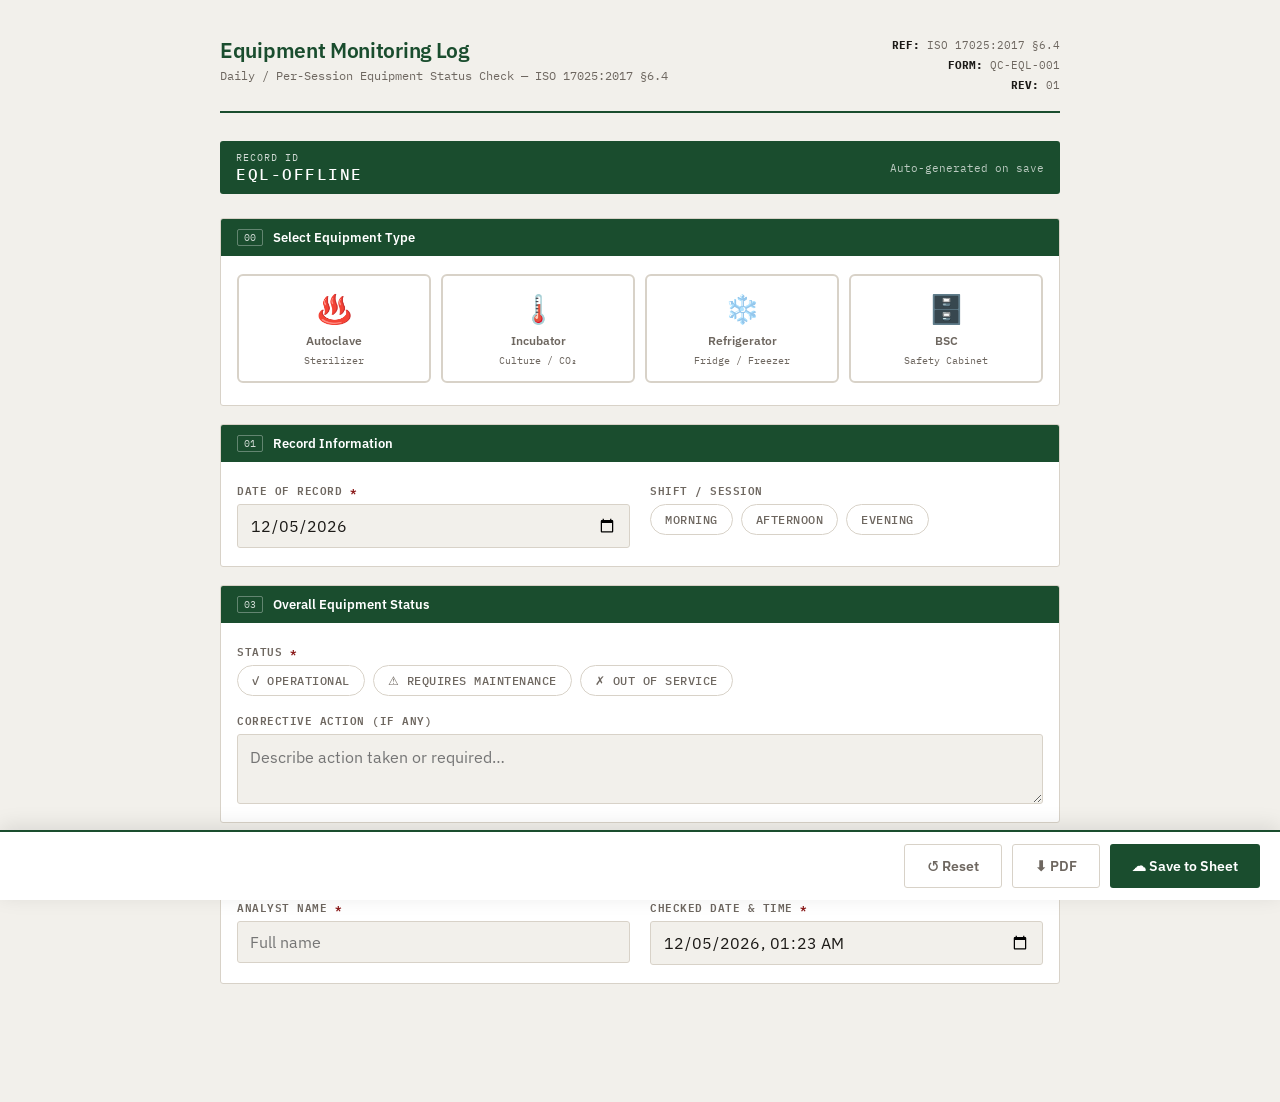
<file: equipment-log-fixed.html>
<!DOCTYPE html>
<html lang="en">
<head>
<meta charset="UTF-8">
<meta name="viewport" content="width=device-width, initial-scale=1.0, viewport-fit=cover">
<title>Equipment Monitoring Log — ISO 17025:2017</title>
<link rel="preconnect" href="https://fonts.googleapis.com">
<link rel="preconnect" href="https://fonts.gstatic.com" crossorigin>
<link rel="stylesheet" href="https://fonts.googleapis.com/css2?family=IBM+Plex+Mono:wght@400;500&family=IBM+Plex+Sans:wght@300;400;500;600&display=swap" media="print" onload="this.media='all'">
<noscript><link href="https://fonts.googleapis.com/css2?family=IBM+Plex+Mono:wght@400;500&family=IBM+Plex+Sans:wght@300;400;500;600&display=swap" rel="stylesheet"></noscript>
<script>
function loadJsPDF(cb) {
  if (window.jspdf) { cb(); return; }
  const s = document.createElement('script');
  s.src = 'https://cdnjs.cloudflare.com/ajax/libs/jspdf/2.5.1/jspdf.umd.min.js';
  s.onload = cb;
  document.head.appendChild(s);
}
</script>
<style>
  :root {
    --bg:#f2f0eb;--surface:#fff;--border:#d8d2c8;--border-dark:#a89f94;
    --text:#1c1a17;--text-muted:#6e6760;
    --accent:#1a4d2e;--accent-light:#eaf2ee;--accent-mid:#2e7d52;
    --warn:#8b1a1a;--warn-light:#fdf0f0;
    --amber:#c17a1a;--amber-light:#fef5e7;
    --pass:#1a4d2e;--pass-light:#eaf2ee;
    --mono:'IBM Plex Mono',monospace;--sans:'IBM Plex Sans',sans-serif;--radius:3px;
  }
  *{box-sizing:border-box;margin:0;padding:0;}
  body{font-family:var(--sans);background:var(--bg);color:var(--text);min-height:100vh;padding:24px 16px 140px;}
  @media(min-width:600px){body{padding:36px 24px 100px;}}
  .page-wrap{max-width:840px;margin:0 auto;}

  .form-header{display:flex;align-items:flex-start;justify-content:space-between;border-bottom:2px solid var(--accent);padding-bottom:16px;margin-bottom:28px;gap:16px;flex-wrap:wrap;}
  .form-header-left h1{font-size:21px;font-weight:600;color:var(--accent);letter-spacing:-0.3px;}
  .form-header-left p{font-size:12px;color:var(--text-muted);margin-top:4px;font-family:var(--mono);}
  .doc-meta{font-family:var(--mono);font-size:11px;color:var(--text-muted);text-align:right;line-height:1.8;}
  .doc-meta strong{color:var(--text);}

  .record-id-banner{background:var(--accent);color:#fff;padding:10px 16px;border-radius:var(--radius);font-family:var(--mono);font-size:13px;margin-bottom:24px;display:flex;align-items:center;justify-content:space-between;gap:12px;flex-wrap:wrap;}
  .record-id-label{font-size:10px;opacity:0.8;text-transform:uppercase;letter-spacing:1px;}
  .record-id-value{font-size:16px;font-weight:500;letter-spacing:1.5px;}

  /* Equipment selector */
  .equip-selector{display:grid;grid-template-columns:repeat(4,1fr);gap:10px;margin-bottom:4px;}
  @media(max-width:500px){.equip-selector{grid-template-columns:repeat(2,1fr);}}
  .equip-btn{padding:14px 8px;border:2px solid var(--border);border-radius:6px;background:var(--surface);cursor:pointer;text-align:center;transition:all 0.15s;display:flex;flex-direction:column;align-items:center;gap:6px;font-family:var(--sans);}
  .equip-btn .eq-icon{font-size:28px;}
  .equip-btn .eq-label{font-size:12px;font-weight:600;color:var(--text-muted);}
  .equip-btn .eq-sub{font-size:10px;color:var(--text-muted);font-family:var(--mono);}
  .equip-btn:hover{border-color:var(--accent-mid);}
  .equip-btn.active{border-color:var(--accent);background:var(--accent-light);}
  .equip-btn.active .eq-label{color:var(--accent);}
  .equip-btn.active .eq-sub{color:var(--accent-mid);}

  .section{background:var(--surface);border:1px solid var(--border);border-radius:var(--radius);margin-bottom:18px;overflow:hidden;}
  .section-header{background:var(--accent);color:#fff;padding:10px 16px;display:flex;align-items:center;gap:10px;}
  .section-num{font-family:var(--mono);font-size:10px;opacity:0.8;border:1px solid rgba(255,255,255,0.4);padding:1px 6px;border-radius:2px;}
  .section-title{font-size:13px;font-weight:600;}
  .section-body{padding:18px 16px;display:grid;grid-template-columns:1fr 1fr;gap:14px 20px;}
  @media(max-width:580px){.section-body{grid-template-columns:1fr;}}
  .full{grid-column:1/-1;}

  .field{display:flex;flex-direction:column;gap:5px;}
  .field label{font-size:11px;font-weight:600;letter-spacing:0.5px;text-transform:uppercase;color:var(--text-muted);font-family:var(--mono);}
  .field label .req{color:var(--warn);}
  input,select,textarea{font-family:var(--sans);font-size:16px;color:var(--text);background:var(--bg);border:1px solid var(--border);border-radius:var(--radius);padding:10px 12px;width:100%;outline:none;-webkit-appearance:none;appearance:none;transition:border-color 0.15s;}
  input:focus,select:focus,textarea:focus{border-color:var(--accent-mid);background:var(--surface);box-shadow:0 0 0 3px rgba(46,125,82,0.12);}
  select{background-image:url("data:image/svg+xml,%3Csvg xmlns='http://www.w3.org/2000/svg' width='12' height='8' viewBox='0 0 12 8'%3E%3Cpath d='M1 1l5 5 5-5' stroke='%236e6760' stroke-width='1.5' fill='none' stroke-linecap='round'/%3E%3C/svg%3E");background-repeat:no-repeat;background-position:right 10px center;padding-right:30px;}
  textarea{resize:vertical;min-height:64px;line-height:1.5;}
  input[type=number]{-moz-appearance:textfield;}
  input[readonly]{color:var(--text-muted);font-family:var(--mono);}

  /* Radio pills — FIXED: no nested label */
  .radio-group{display:flex;flex-wrap:wrap;gap:8px;}
  .rpill{display:inline-flex;align-items:center;}
  .rpill input[type=radio]{display:none;}
  .rpill span{display:block;padding:7px 14px;border:1px solid var(--border);border-radius:20px;font-size:12px;font-weight:500;cursor:pointer;transition:all 0.12s;color:var(--text-muted);background:var(--surface);white-space:nowrap;user-select:none;}
  .rpill input[type=radio]:checked + span{background:var(--accent);color:#fff;border-color:var(--accent);}
  .rpill.pass input[type=radio]:checked + span{background:var(--pass);color:#fff;border-color:var(--pass);}
  .rpill.warn input[type=radio]:checked + span{background:var(--warn);color:#fff;border-color:var(--warn);}
  .rpill.amber input[type=radio]:checked + span{background:var(--amber);color:#fff;border-color:var(--amber);}

  .status-banner{padding:10px 14px;border-radius:var(--radius);font-size:13px;font-weight:500;display:none;margin-top:4px;}
  .status-banner.show{display:block;}
  .status-banner.ok{background:var(--pass-light);color:var(--pass);border:1px solid #b8d4c4;}
  .status-banner.warn{background:var(--warn-light);color:var(--warn);border:1px solid #d8b0b0;}
  .status-banner.caution{background:var(--amber-light);color:var(--amber);border:1px solid #e0c070;}

  .cond-section{display:none;}
  .cond-section.visible{display:block;}

  /* Autoclave Run Log table */
  .run-log-section{margin-top:0;}
  .run-table-wrap{overflow-x:auto;margin-top:4px;}
  .run-table{width:100%;border-collapse:collapse;font-size:12px;min-width:680px;}
  .run-table th{background:var(--accent-light);color:var(--accent);font-family:var(--mono);font-size:9px;font-weight:600;text-transform:uppercase;padding:7px 6px;text-align:left;border-bottom:1px solid var(--border);}
  .run-table td{padding:5px 4px;border-bottom:1px solid #ece8e2;vertical-align:middle;}
  .run-table tr:last-child td{border-bottom:none;}
  .run-table input,.run-table select{font-size:12px;padding:5px 7px;background:var(--bg);border:1px solid var(--border);border-radius:3px;width:100%;outline:none;font-family:var(--sans);-webkit-appearance:none;}
  .run-table input:focus,.run-table select:focus{border-color:var(--accent-mid);background:var(--surface);}


  /* Sticky footer */
  .sticky-footer{position:fixed;bottom:0;left:0;right:0;background:var(--surface);border-top:2px solid var(--accent);padding:12px 20px;display:flex;gap:10px;justify-content:flex-end;z-index:100;box-shadow:0 -4px 20px rgba(0,0,0,0.1);}
  .btn{display:inline-flex;align-items:center;justify-content:center;gap:8px;padding:11px 22px;border-radius:var(--radius);font-size:14px;font-weight:600;font-family:var(--sans);cursor:pointer;border:none;transition:all 0.15s;min-height:44px;}
  .btn-primary{background:var(--accent);color:#fff;}
  .btn-primary:hover{background:#133d22;}
  .btn-ghost{background:transparent;border:1px solid var(--border);color:var(--text-muted);}
  .btn-ghost:hover{border-color:var(--border-dark);color:var(--text);}
  .btn-pdf{background:var(--surface);border:1px solid var(--border);color:var(--text-muted);}
  .btn-pdf:hover{border-color:var(--accent-mid);color:var(--accent);}
  .btn:disabled{opacity:0.5;cursor:not-allowed;}
  .btn .spinner{display:none;width:16px;height:16px;border:2px solid rgba(255,255,255,0.3);border-top-color:#fff;border-radius:50%;animation:spin 0.7s linear infinite;}
  .btn.loading .spinner{display:block;}
  .btn.loading .btn-text{display:none;}
  @keyframes spin{to{transform:rotate(360deg);}}

  #toast{position:fixed;bottom:80px;left:50%;transform:translateX(-50%) translateY(10px);background:var(--accent);color:#fff;padding:11px 20px;border-radius:24px;font-size:13px;font-family:var(--mono);box-shadow:0 8px 24px rgba(0,0,0,0.2);opacity:0;transition:all 0.3s;pointer-events:none;z-index:200;white-space:nowrap;max-width:90vw;text-align:center;}
  #toast.show{opacity:1;transform:translateX(-50%) translateY(0);}
  #toast.error{background:var(--warn);}
</style>
</head>
<body>
<div class="page-wrap">

  <div class="form-header">
    <div class="form-header-left">
      <h1>Equipment Monitoring Log</h1>
      <p>Daily / Per-Session Equipment Status Check — ISO 17025:2017 §6.4</p>
    </div>
    <div class="doc-meta">
      <div><strong>REF:</strong> ISO 17025:2017 §6.4</div>
      <div><strong>FORM:</strong> QC-EQL-001</div>
      <div><strong>REV:</strong> 01</div>
    </div>
  </div>

  <div class="record-id-banner">
    <div>
      <div class="record-id-label">Record ID</div>
      <div class="record-id-value" id="record-id-display">EQL-————-————</div>
    </div>
    <div style="font-size:11px;opacity:0.7;">Auto-generated on save</div>
  </div>

  <!-- 00 Equipment Selector -->
  <div class="section">
    <div class="section-header">
      <span class="section-num">00</span>
      <span class="section-title">Select Equipment Type</span>
    </div>
    <div style="padding:18px 16px;">
      <div class="equip-selector">
        <button type="button" class="equip-btn" id="btn-autoclave" onclick="selectEquip('autoclave')">
          <span class="eq-icon">♨️</span><span class="eq-label">Autoclave</span><span class="eq-sub">Sterilizer</span>
        </button>
        <button type="button" class="equip-btn" id="btn-incubator" onclick="selectEquip('incubator')">
          <span class="eq-icon">🌡️</span><span class="eq-label">Incubator</span><span class="eq-sub">Culture / CO₂</span>
        </button>
        <button type="button" class="equip-btn" id="btn-refrigerator" onclick="selectEquip('refrigerator')">
          <span class="eq-icon">❄️</span><span class="eq-label">Refrigerator</span><span class="eq-sub">Fridge / Freezer</span>
        </button>
        <button type="button" class="equip-btn" id="btn-bsc" onclick="selectEquip('bsc')">
          <span class="eq-icon">🗄️</span><span class="eq-label">BSC</span><span class="eq-sub">Safety Cabinet</span>
        </button>
      </div>
    </div>
  </div>

  <!-- 01 Record Info (simplified — no model/location since only one unit) -->
  <div class="section">
    <div class="section-header">
      <span class="section-num">01</span>
      <span class="section-title">Record Information</span>
    </div>
    <div class="section-body">
      <div class="field">
        <label>Date of Record <span class="req">*</span></label>
        <input type="date" id="record-date">
      </div>
      <div class="field">
        <label>Shift / Session</label>
        <div class="radio-group">
          <label class="rpill"><input type="radio" name="shift" value="Morning"><span>Morning</span></label>
          <label class="rpill"><input type="radio" name="shift" value="Afternoon"><span>Afternoon</span></label>
          <label class="rpill"><input type="radio" name="shift" value="Evening"><span>Evening</span></label>
        </div>
      </div>
    </div>
  </div>

  <!-- ── AUTOCLAVE ── -->
  <div id="sec-autoclave" class="cond-section">
    <div class="section">
      <div class="section-header"><span class="section-num">02</span><span class="section-title">Autoclave — Daily Status Check</span></div>
      <div class="section-body">
        <div class="field">
          <label>Chamber Condition</label>
          <div class="radio-group">
            <label class="rpill pass"><input type="radio" name="ac-chamber" value="Clean"><span>Clean</span></label>
            <label class="rpill amber"><input type="radio" name="ac-chamber" value="Needs Cleaning"><span>Needs Cleaning</span></label>
            <label class="rpill warn"><input type="radio" name="ac-chamber" value="Damaged"><span>Damaged</span></label>
          </div>
        </div>
        <div class="field">
          <label>Door Seal / Gasket</label>
          <div class="radio-group">
            <label class="rpill pass"><input type="radio" name="ac-seal" value="Intact"><span>Intact</span></label>
            <label class="rpill amber"><input type="radio" name="ac-seal" value="Worn"><span>Worn</span></label>
            <label class="rpill warn"><input type="radio" name="ac-seal" value="Replace Required"><span>Replace Required</span></label>
          </div>
        </div>
        <div class="field">
          <label>Pre-Vacuum / Bowie-Dick Test</label>
          <div class="radio-group">
            <label class="rpill pass"><input type="radio" name="ac-prevac" value="Pass"><span>Pass</span></label>
            <label class="rpill warn"><input type="radio" name="ac-prevac" value="Fail"><span>Fail</span></label>
            <label class="rpill"><input type="radio" name="ac-prevac" value="Not Performed"><span>Not Performed</span></label>
          </div>
        </div>
        <div class="field">
          <label>Drain / Strainer Condition</label>
          <div class="radio-group">
            <label class="rpill pass"><input type="radio" name="ac-drain" value="Clear"><span>Clear</span></label>
            <label class="rpill amber"><input type="radio" name="ac-drain" value="Partially Blocked"><span>Partially Blocked</span></label>
            <label class="rpill warn"><input type="radio" name="ac-drain" value="Blocked"><span>Blocked</span></label>
          </div>
        </div>
        <div class="field full">
          <label>Autoclave Daily Notes</label>
          <textarea id="ac-notes" placeholder="Observations, faults, maintenance actions…"></textarea>
        </div>
      </div>
    </div>

    <!-- Autoclave Run Log (embedded — static 8-row fill table) -->
    <div class="section run-log-section">
      <div class="section-header"><span class="section-num">03</span><span class="section-title">Autoclave Run Log — Cycles This Session</span></div>
      <div style="padding:16px;">
        <p style="font-size:11px;color:var(--text-muted);font-family:var(--mono);margin-bottom:10px;">Fill in each cycle as runs are completed. Leave unused rows blank.</p>
        <div class="run-table-wrap">
          <table class="run-table">
            <thead>
              <tr>
                <th style="width:32px">#</th>
                <th>Load Description</th>
                <th style="width:86px">Cycle Type</th>
                <th style="width:72px">Start</th>
                <th style="width:72px">End</th>
                <th style="width:54px">Temp °C</th>
                <th style="width:54px">kPa</th>
                <th style="width:66px">Chem. Ind.</th>
                <th style="width:66px">Bio. Ind.</th>
                <th style="width:82px">Result</th>
              </tr>
            </thead>
            <tbody id="run-log-tbody"></tbody>
          </table>
        </div>
      </div>
    </div>
  </div>

  <!-- ── INCUBATOR ── -->
  <div id="sec-incubator" class="cond-section">
    <div class="section">
      <div class="section-header"><span class="section-num">02</span><span class="section-title">Incubator — Daily Status Check</span></div>
      <div class="section-body">
        <div class="field">
          <label>Set Temperature (°C) <span class="req">*</span></label>
          <input type="number" id="inc-set-temp" step="0.1" placeholder="37.0">
        </div>
        <div class="field">
          <label>Actual Temperature AM (°C)</label>
          <input type="number" id="inc-actual-am" step="0.1" placeholder="—" oninput="checkTempDev('inc')">
        </div>
        <div class="field">
          <label>Actual Temperature PM (°C)</label>
          <input type="number" id="inc-actual-pm" step="0.1" placeholder="—">
        </div>
        <div class="field">
          <label>Temperature Deviation</label>
          <input type="text" id="inc-deviation" readonly placeholder="Auto-calculated">
        </div>
        <div class="field">
          <label>Temperature Alarm</label>
          <div class="radio-group">
            <label class="rpill pass"><input type="radio" name="inc-alarm" value="Normal"><span>Normal</span></label>
            <label class="rpill warn"><input type="radio" name="inc-alarm" value="Alarm Triggered"><span>Alarm Triggered</span></label>
            <label class="rpill"><input type="radio" name="inc-alarm" value="Not Checked"><span>Not Checked</span></label>
          </div>
        </div>
        <div class="field">
          <label>Door Seal</label>
          <div class="radio-group">
            <label class="rpill pass"><input type="radio" name="inc-seal" value="Intact"><span>Intact</span></label>
            <label class="rpill amber"><input type="radio" name="inc-seal" value="Worn"><span>Worn</span></label>
            <label class="rpill warn"><input type="radio" name="inc-seal" value="Leaking"><span>Leaking</span></label>
          </div>
        </div>
        <div class="field full">
          <label>Incubator Notes</label>
          <textarea id="inc-notes" placeholder="Observations, faults, corrective actions…"></textarea>
        </div>
      </div>
    </div>
  </div>

  <!-- ── REFRIGERATOR / FREEZER ── -->
  <div id="sec-refrigerator" class="cond-section">
    <div class="section">
      <div class="section-header"><span class="section-num">02</span><span class="section-title">Refrigerator / Freezer — Daily Status Check</span></div>
      <div class="section-body">
        <div class="field full">
          <label>Unit Sub-Type</label>
          <div class="radio-group">
            <label class="rpill"><input type="radio" name="ref-subtype" value="Refrigerator (2–8°C)"><span>Refrigerator (2–8°C)</span></label>
            <label class="rpill"><input type="radio" name="ref-subtype" value="Freezer (–20°C)"><span>Freezer (–20°C)</span></label>
            <label class="rpill"><input type="radio" name="ref-subtype" value="ULT Freezer (–70°C or below)"><span>ULT Freezer (–70°C or below)</span></label>
          </div>
        </div>
        <div class="field">
          <label>Set Temperature (°C)</label>
          <input type="number" id="ref-set-temp" step="0.1" placeholder="e.g. 4">
        </div>
        <div class="field">
          <label>Actual Temp AM (°C)</label>
          <input type="number" id="ref-actual-am" step="0.1" placeholder="—" oninput="checkTempDev('ref')">
        </div>
        <div class="field">
          <label>Actual Temp PM (°C)</label>
          <input type="number" id="ref-actual-pm" step="0.1" placeholder="—">
        </div>
        <div class="field">
          <label>Temperature Deviation</label>
          <input type="text" id="ref-deviation" readonly placeholder="Auto-calculated">
        </div>
        <div class="field full">
          <label>Temperature Alarm</label>
          <div class="radio-group">
            <label class="rpill pass"><input type="radio" name="ref-alarm" value="Normal"><span>Normal</span></label>
            <label class="rpill warn"><input type="radio" name="ref-alarm" value="Alarm Triggered"><span>Alarm Triggered</span></label>
            <label class="rpill warn"><input type="radio" name="ref-alarm" value="Not Functional"><span>Not Functional</span></label>
            <label class="rpill"><input type="radio" name="ref-alarm" value="Not Checked"><span>Not Checked</span></label>
          </div>
        </div>
        <div class="field full">
          <label>Door Seal</label>
          <div class="radio-group">
            <label class="rpill pass"><input type="radio" name="ref-seal" value="Intact"><span>Intact</span></label>
            <label class="rpill amber"><input type="radio" name="ref-seal" value="Worn"><span>Worn</span></label>
            <label class="rpill warn"><input type="radio" name="ref-seal" value="Leaking"><span>Leaking</span></label>
          </div>
        </div>
        <div class="field full">
          <label>Frost / Ice Buildup</label>
          <div class="radio-group">
            <label class="rpill pass"><input type="radio" name="ref-frost" value="None"><span>None</span></label>
            <label class="rpill"><input type="radio" name="ref-frost" value="Minimal"><span>Minimal</span></label>
            <label class="rpill amber"><input type="radio" name="ref-frost" value="Moderate"><span>Moderate</span></label>
            <label class="rpill warn"><input type="radio" name="ref-frost" value="Defrost Required"><span>Defrost Required</span></label>
          </div>
        </div>
        <div class="field full">
          <label>Refrigerator Notes</label>
          <textarea id="ref-notes" placeholder="Observations, faults, corrective actions…"></textarea>
        </div>
      </div>
    </div>
  </div>

  <!-- ── BSC ── -->
  <div id="sec-bsc" class="cond-section">
    <div class="section">
      <div class="section-header"><span class="section-num">02</span><span class="section-title">BSC — Pre/Post Use Check</span></div>
      <div class="section-body">
        <div class="field full">
          <label>Pre-Use UV Decontamination</label>
          <div class="radio-group">
            <label class="rpill pass"><input type="radio" name="bsc-uv" value="Yes"><span>Yes</span></label>
            <label class="rpill"><input type="radio" name="bsc-uv" value="No"><span>No</span></label>
          </div>
        </div>
        <div class="field">
          <label>UV Duration (min)</label>
          <input type="number" id="bsc-uv-duration" step="1" placeholder="e.g. 15" min="0">
        </div>
        <div class="field">
          <label>Blower Pre-run (min)</label>
          <input type="number" id="bsc-blower" step="1" placeholder="e.g. 5" min="0">
        </div>
        <div class="field">
          <label>Decontamination Agent</label>
          <input type="text" id="bsc-agent" placeholder="e.g. 70% Ethanol">
        </div>
        <div class="field">
          <label>Contact Time (min)</label>
          <input type="number" id="bsc-contact-time" step="1" placeholder="e.g. 5">
        </div>
        <div class="field full">
          <label>Sash Position</label>
          <div class="radio-group">
            <label class="rpill pass"><input type="radio" name="bsc-sash" value="Correct"><span>Correct — At Working Height</span></label>
            <label class="rpill warn"><input type="radio" name="bsc-sash" value="Incorrect"><span>Incorrect</span></label>
          </div>
        </div>
        <div class="field full">
          <label>Airflow Indicator</label>
          <div class="radio-group">
            <label class="rpill pass"><input type="radio" name="bsc-airflow" value="Normal"><span>Normal</span></label>
            <label class="rpill amber"><input type="radio" name="bsc-airflow" value="Deviated"><span>Deviated</span></label>
            <label class="rpill warn"><input type="radio" name="bsc-airflow" value="Alarm Triggered"><span>Alarm Triggered</span></label>
          </div>
        </div>
        <div class="field full">
          <label>HEPA Filter Status</label>
          <div class="radio-group">
            <label class="rpill pass"><input type="radio" name="bsc-hepa" value="OK"><span>OK</span></label>
            <label class="rpill amber"><input type="radio" name="bsc-hepa" value="Schedule Test"><span>Schedule Test</span></label>
            <label class="rpill warn"><input type="radio" name="bsc-hepa" value="Replace Required"><span>Replace Required</span></label>
          </div>
        </div>
        <div class="field full">
          <label>BSC Notes</label>
          <textarea id="bsc-notes" placeholder="Observations, faults, decontamination notes…"></textarea>
        </div>
      </div>
    </div>
  </div>

  <!-- Overall Status -->
  <div class="section">
    <div class="section-header"><span class="section-num" id="overall-num">03</span><span class="section-title">Overall Equipment Status</span></div>
    <div class="section-body">
      <div class="field full">
        <label>Status <span class="req">*</span></label>
        <div class="radio-group">
          <label class="rpill pass"><input type="radio" name="overall-status" value="Operational" onchange="updateStatusBanner()"><span>✓ Operational</span></label>
          <label class="rpill amber"><input type="radio" name="overall-status" value="Requires Maintenance" onchange="updateStatusBanner()"><span>⚠ Requires Maintenance</span></label>
          <label class="rpill warn"><input type="radio" name="overall-status" value="Out of Service" onchange="updateStatusBanner()"><span>✗ Out of Service</span></label>
        </div>
        <div class="status-banner" id="status-banner"></div>
      </div>
      <div class="field full">
        <label>Corrective Action (if any)</label>
        <textarea id="corrective-action" placeholder="Describe action taken or required…"></textarea>
      </div>
    </div>
  </div>

  <!-- Sign-Off — simplified -->
  <div class="section">
    <div class="section-header"><span class="section-num" id="signoff-num">04</span><span class="section-title">Sign-Off</span></div>
    <div class="section-body">
      <div class="field">
        <label>Analyst Name <span class="req">*</span></label>
        <input type="text" id="analyst-name" placeholder="Full name">
      </div>
      <div class="field">
        <label>Checked Date &amp; Time <span class="req">*</span></label>
        <input type="datetime-local" id="analyst-datetime">
      </div>
    </div>
  </div>

</div><!-- end page-wrap -->

<div class="sticky-footer">
  <button type="button" class="btn btn-ghost" onclick="resetForm()">↺ Reset</button>
  <button type="button" class="btn btn-pdf" onclick="downloadPDF()">⬇ PDF</button>
  <button type="button" class="btn btn-primary" id="save-btn" onclick="saveRecord()">
    <span class="spinner"></span>
    <span class="btn-text">☁ Save to Sheet</span>
  </button>
</div>

<div id="toast"></div>

<script>
const APPS_SCRIPT_URL = 'https://script.google.com/macros/s/AKfycbwzHBRO5t_UILc_IqRaP-FcVp-qNF0mlg09Ciluk5iTQ6r-aud_HZ-ar9z4YjD2pmVajg/exec';
let currentEquipType = '';

function pad(n,w){return String(n).padStart(w,'0');}
function gv(id){const el=document.getElementById(id);return el?el.value:'';}
function grv(name){const el=document.querySelector(`input[name="${name}"]:checked`);return el?el.value:'';}

async function generateId(){
  const display=document.getElementById('record-id-display');
  display.textContent='EQL-fetching…';
  try{
    const enc=encodeURIComponent('Equipment Log');
    const res=await fetch(`${APPS_SCRIPT_URL}?action=nextId&sheet=${enc}&prefix=EQL`);
    const data=await res.json();
    if(data.status==='success')display.textContent=data.nextId;
    else display.textContent='EQL-ERROR';
  }catch(e){display.textContent='EQL-OFFLINE';}
}

function selectEquip(type){
  currentEquipType=type;
  ['autoclave','incubator','refrigerator','bsc'].forEach(t=>{
    document.getElementById('btn-'+t).classList.toggle('active',t===type);
    document.getElementById('sec-'+t).classList.toggle('visible',t===type);
  });
  // Adjust section numbers
  const hasRunLog = type==='autoclave';
  document.getElementById('overall-num').textContent = hasRunLog ? '04' : '03';
  document.getElementById('signoff-num').textContent  = hasRunLog ? '05' : '04';
}

function checkTempDev(prefix){
  const setId=prefix+'-set-temp', actualId=prefix+'-actual-am', devId=prefix+'-deviation';
  const s=parseFloat(document.getElementById(setId)?.value);
  const a=parseFloat(document.getElementById(actualId)?.value);
  const devEl=document.getElementById(devId);
  if(!devEl)return;
  if(isNaN(s)||isNaN(a)){devEl.value='';devEl.style.color='';return;}
  const diff=(a-s).toFixed(2);
  devEl.value=`${diff>0?'+':''}${diff} °C`;
  const abs=Math.abs(parseFloat(diff));
  devEl.style.color=abs>2?'#8b1a1a':abs>1?'#c17a1a':'#1a4d2e';
}

function updateStatusBanner(){
  const val=grv('overall-status');
  const banner=document.getElementById('status-banner');
  if(!val){banner.className='status-banner';return;}
  if(val==='Operational'){banner.className='status-banner ok show';banner.textContent='✓ Equipment is operational and fit for use.';}
  else if(val==='Requires Maintenance'){banner.className='status-banner caution show';banner.textContent='⚠ Equipment requires maintenance. Record details and notify responsible party.';}
  else{banner.className='status-banner warn show';banner.textContent='✗ Equipment is OUT OF SERVICE. Remove from use and tag accordingly.';}
}

// ── Autoclave Run Log — static 8 rows ──
const RUN_ROWS = 8;
function buildRunLog(){
  const tbody=document.getElementById('run-log-tbody');
  tbody.innerHTML='';
  for(let n=1;n<=RUN_ROWS;n++){
    const tr=document.createElement('tr');
    tr.id=`run-row-${n}`;
    tr.innerHTML=`
      <td style="text-align:center;font-family:var(--mono);font-size:11px;color:var(--text-muted);">${n}</td>
      <td><input type="text" id="rn-load-${n}" placeholder="e.g. Media, Tips, Instruments"></td>
      <td><select id="rn-cycle-${n}">
        <option value="">—</option>
        <option>Gravity (121°C/15 min)</option>
        <option>Pre-Vacuum (134°C/4 min)</option>
        <option>Liquid (121°C/20 min)</option>
      </select></td>
      <td><input type="time" id="rn-start-${n}"></td>
      <td><input type="time" id="rn-end-${n}"></td>
      <td><input type="number" id="rn-temp-${n}" step="0.1" placeholder="121"></td>
      <td><input type="number" id="rn-pressure-${n}" step="1" placeholder="103"></td>
      <td><select id="rn-chem-${n}">
        <option value="">—</option>
        <option>Pass</option><option>Fail</option><option>Not Used</option>
      </select></td>
      <td><select id="rn-bi-${n}">
        <option value="">—</option>
        <option>Pass</option><option>Fail</option><option>Pending</option><option>Not Tested</option>
      </select></td>
      <td><select id="rn-result-${n}">
        <option value="">—</option>
        <option>Pass</option>
        <option>Fail — Cycle Aborted</option>
        <option>Fail — Indicators Failed</option>
      </select></td>
    `;
    tbody.appendChild(tr);
  }
}
function collectRunLog(){
  const rows=[];
  for(let n=1;n<=RUN_ROWS;n++){
    const load=gv(`rn-load-${n}`);
    if(!load.trim())continue; // skip empty rows
    rows.push({
      num:n, load, cycle:gv(`rn-cycle-${n}`),
      start:gv(`rn-start-${n}`), end:gv(`rn-end-${n}`),
      temp:gv(`rn-temp-${n}`), pressure:gv(`rn-pressure-${n}`),
      chem:gv(`rn-chem-${n}`), bi:gv(`rn-bi-${n}`), result:gv(`rn-result-${n}`)
    });
  }
  return rows;
}

function collectData(){
  const type=currentEquipType;
  const base={
    'Record ID':       document.getElementById('record-id-display').textContent,
    'Equipment Type':  type.charAt(0).toUpperCase()+type.slice(1),
    'Record Date':     gv('record-date'),
    'Shift':           grv('shift'),
    'Overall Status':  grv('overall-status'),
    'Corrective Action': gv('corrective-action'),
    'Analyst Name':    gv('analyst-name'),
    'Checked DateTime':gv('analyst-datetime'),
  };
  if(type==='autoclave'){
    Object.assign(base,{
      'Chamber Condition':grv('ac-chamber'),
      'Door Seal':        grv('ac-seal'),
      'Pre-Vacuum Test':  grv('ac-prevac'),
      'Drain Condition':  grv('ac-drain'),
      'Notes':            gv('ac-notes'),
      'Run Log':          JSON.stringify(collectRunLog()),
    });
  }
  if(type==='incubator'){
    Object.assign(base,{
      'Set Temp (°C)':    gv('inc-set-temp'),
      'Actual Temp AM':   gv('inc-actual-am'),
      'Actual Temp PM':   gv('inc-actual-pm'),
      'Temp Deviation':   gv('inc-deviation'),
      'Alarm Status':     grv('inc-alarm'),
      'Door Seal':        grv('inc-seal'),
      'Notes':            gv('inc-notes'),
    });
  }
  if(type==='refrigerator'){
    Object.assign(base,{
      'Unit Sub-Type':    grv('ref-subtype'),
      'Set Temp (°C)':    gv('ref-set-temp'),
      'Actual Temp AM':   gv('ref-actual-am'),
      'Actual Temp PM':   gv('ref-actual-pm'),
      'Temp Deviation':   gv('ref-deviation'),
      'Alarm Status':     grv('ref-alarm'),
      'Door Seal':        grv('ref-seal'),
      'Frost Buildup':    grv('ref-frost'),
      'Notes':            gv('ref-notes'),
    });
  }
  if(type==='bsc'){
    Object.assign(base,{
      'UV Decon':         grv('bsc-uv'),
      'UV Duration (min)':gv('bsc-uv-duration'),
      'Blower Pre-run':   gv('bsc-blower'),
      'Decon Agent':      gv('bsc-agent'),
      'Contact Time':     gv('bsc-contact-time'),
      'Sash Position':    grv('bsc-sash'),
      'Airflow':          grv('bsc-airflow'),
      'HEPA Filter':      grv('bsc-hepa'),
      'Notes':            gv('bsc-notes'),
    });
  }
  return base;
}

function showToast(msg,isError){
  const t=document.getElementById('toast');
  t.textContent=msg;
  t.className=isError?'error show':'show';
  setTimeout(()=>t.className='',3500);
}

async function saveRecord(){
  if(!currentEquipType){showToast('⚠ Please select an equipment type first',true);return;}
  if(!gv('record-date')){showToast('⚠ Record date is required',true);return;}
  if(!grv('overall-status')){showToast('⚠ Please select overall status',true);return;}
  if(!gv('analyst-name').trim()){showToast('⚠ Analyst name is required',true);return;}
  if(!gv('analyst-datetime')){showToast('⚠ Checked date/time is required',true);return;}

  const btn=document.getElementById('save-btn');
  btn.classList.add('loading');btn.disabled=true;

  const data=collectData();
  data['Saved At']=new Date().toISOString();
  data['sheet']='Equipment Log';

  try{
    const res = await fetch(APPS_SCRIPT_URL,{
      method: 'POST',
      body:JSON.stringify(data)
    });
    const result = await res.json();
    if(result.status==='success'){
      showToast('✓ Record saved to Equipment Log sheet');
      setTimeout(()=>{if(confirm('Record saved! Reset form for a new entry?'))resetForm();},1000);
    } else {
      showToast('✗ Save failed — '+(result.message||'unknown error'),true);
    }
  }catch(err){
    showToast('✗ Save failed — check network or redeploy Script',true);
  }finally{
    btn.classList.remove('loading');btn.disabled=false;
  }
}

function resetForm(){
  document.querySelectorAll('input:not([type=radio]), textarea, select').forEach(el=>el.value='');
  document.querySelectorAll('input[type=radio]').forEach(el=>el.checked=false);
  buildRunLog();
  currentEquipType='';
  ['autoclave','incubator','refrigerator','bsc'].forEach(t=>{
    document.getElementById('btn-'+t).classList.remove('active');
    document.getElementById('sec-'+t).classList.remove('visible');
  });
  document.getElementById('record-id-display').textContent='EQL-————-————';
  document.getElementById('status-banner').className='status-banner';
  const now=new Date();
  document.getElementById('record-date').value=now.toISOString().slice(0,10);
  document.getElementById('analyst-datetime').value=now.toISOString().slice(0,16);
  generateId();
}

function downloadPDF(){
  if(!currentEquipType){showToast('⚠ Select equipment type first',true);return;}
  if(!window.jspdf){showToast('⚠ PDF library not ready yet — try again in a moment',true);return;}
  const data=collectData();
  const rid=document.getElementById('record-id-display').textContent;
  const{jsPDF}=window.jspdf;
  const doc=new jsPDF({orientation:'portrait',unit:'mm',format:'a4'});
  const pageW=doc.internal.pageSize.getWidth(),pageH=doc.internal.pageSize.getHeight();
  const margin=14,colV=margin+68,colVW=pageW-colV-margin;let y=margin;
  function chk(h){if(y+h>pageH-margin){doc.addPage();y=margin;}}

  doc.setFillColor(26,77,46);doc.rect(0,0,pageW,18,'F');
  doc.setTextColor(255,255,255);doc.setFontSize(13);doc.setFont('helvetica','bold');
  doc.text('Equipment Monitoring Log',margin,11);
  doc.setFontSize(8);doc.setFont('helvetica','normal');
  doc.text('ISO 17025:2017  |  QC-EQL-001  |  REV 01',pageW-margin,11,{align:'right'});
  y=24;doc.setTextColor(100,100,100);doc.setFontSize(8);
  doc.text(`Record ID: ${rid}`,margin,y);
  doc.text(`Generated: ${new Date().toLocaleString('en-GB')}`,pageW-margin,y,{align:'right'});y+=8;

  Object.entries(data).forEach(([k,v])=>{
    if(k==='sheet')return;
    let display=(!v||v==='')?'—':String(v);
    // Pretty-print run log JSON
    if(k==='Run Log'){
      try{display=JSON.parse(v).map(r=>`Run ${r.num}: ${r.load} | ${r.cycle} | ${r.start}–${r.end} | ${r.temp}°C | ${r.pressure}kPa | Chem:${r.chem} | BI:${r.bi} | ${r.result}`).join('\n');}catch(e){}
    }
    const lines=doc.splitTextToSize(display,colVW);
    const rowH=Math.max(6,lines.length*5+2);chk(rowH+1);
    doc.setFillColor(250,249,247);doc.rect(margin,y-1,pageW-margin*2,rowH,'F');
    doc.setDrawColor(213,208,200);doc.rect(margin,y-1,pageW-margin*2,rowH,'S');
    doc.setTextColor(100,95,90);doc.setFontSize(7.5);doc.setFont('helvetica','bold');doc.text(k,margin+1,y+3.5);
    const vl=display.toLowerCase();
    if(vl.startsWith('operational')||vl==='intact'||vl==='normal'||vl==='ok'||vl==='clear') doc.setTextColor(26,77,46);
    else if(vl.startsWith('out of service')||vl.includes('fail')||vl.includes('alarm triggered')) doc.setTextColor(139,26,26);
    else doc.setTextColor(26,25,22);
    doc.setFont('helvetica','normal');doc.text(lines,colV,y+3.5);
    doc.line(colV-2,y-1,colV-2,y-1+rowH);y+=rowH+1;
  });

  const total=doc.internal.getNumberOfPages();
  for(let i=1;i<=total;i++){
    doc.setPage(i);doc.setFillColor(26,77,46);doc.rect(0,pageH-8,pageW,8,'F');
    doc.setTextColor(255,255,255);doc.setFontSize(7);doc.setFont('helvetica','normal');
    doc.text('CONTROLLED DOCUMENT — ISO 17025:2017 Compliant',margin,pageH-3);
    doc.text(`Page ${i} of ${total}`,pageW-margin,pageH-3,{align:'right'});
  }
  doc.save(`${rid.replace(/[^a-zA-Z0-9-]/g,'_')}.pdf`);
  showToast('✓ PDF downloaded');
}

window.addEventListener('load',()=>{
  const now=new Date();
  document.getElementById('record-date').value=now.toISOString().slice(0,10);
  document.getElementById('analyst-datetime').value=now.toISOString().slice(0,16);
  generateId();
  buildRunLog();
});
</script>
<script>
// Preload jsPDF on first user interaction so PDF is ready when needed
(function(){
  function preload(){
    if(!window.jspdf){
      const s=document.createElement('script');
      s.src='https://cdnjs.cloudflare.com/ajax/libs/jspdf/2.5.1/jspdf.umd.min.js';
      document.head.appendChild(s);
    }
    ['mousedown','touchstart'].forEach(e=>document.removeEventListener(e,preload));
  }
  ['mousedown','touchstart'].forEach(e=>document.addEventListener(e,preload,{once:true}));
})();
</script>
</body>
</html>
</file>
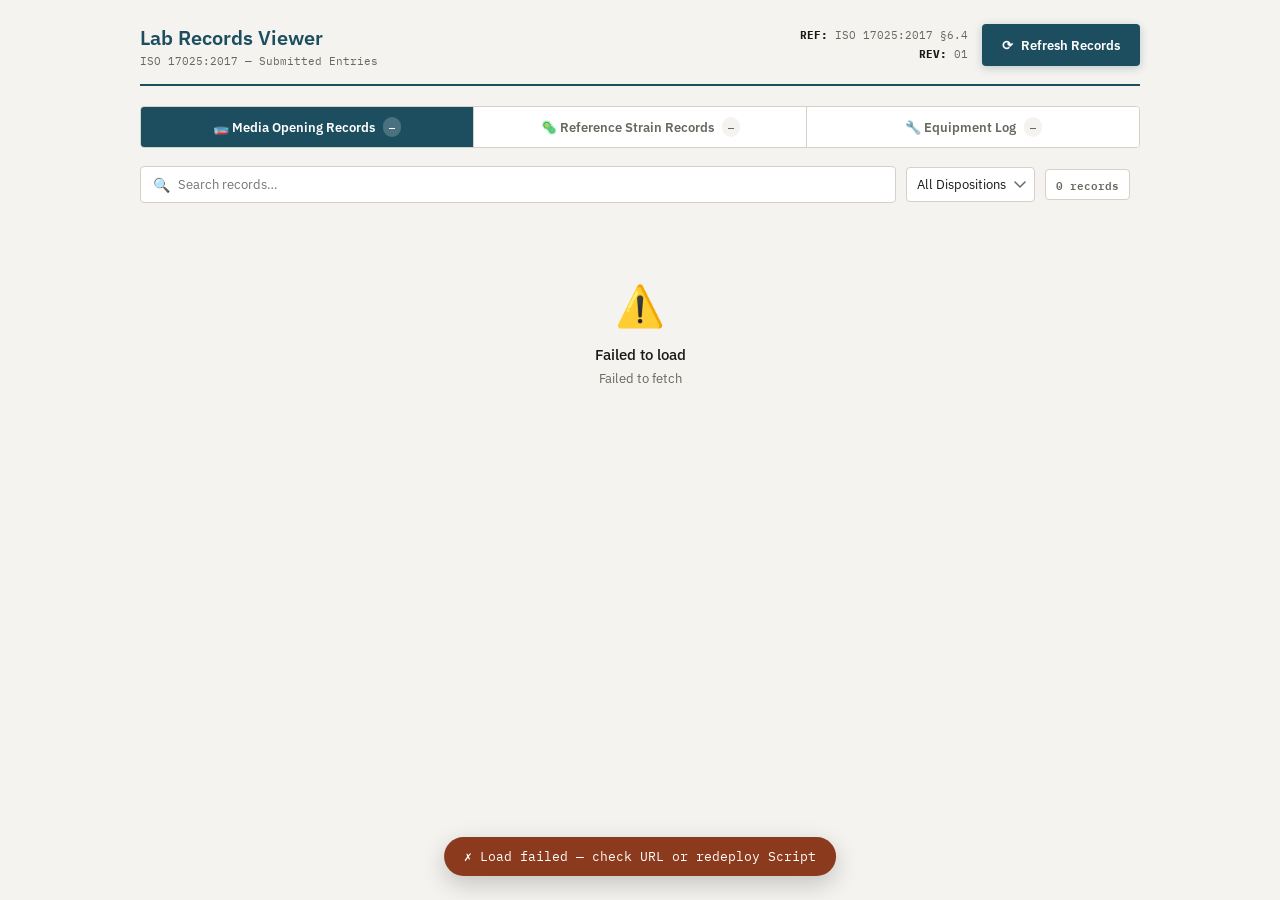
<file: media-records-viewer.html>
<!DOCTYPE html>
<html lang="en">
<head>
<meta charset="UTF-8">
<meta name="viewport" content="width=device-width, initial-scale=1.0">
<title>Lab Records Viewer — ISO 17025:2017</title>
<link rel="preconnect" href="https://fonts.googleapis.com">
<link rel="preconnect" href="https://fonts.gstatic.com" crossorigin>
<link rel="stylesheet" href="https://fonts.googleapis.com/css2?family=IBM+Plex+Mono:wght@400;500&family=IBM+Plex+Sans:wght@300;400;500;600&display=swap" media="print" onload="this.media='all'">
<noscript><link href="https://fonts.googleapis.com/css2?family=IBM+Plex+Mono:wght@400;500&family=IBM+Plex+Sans:wght@300;400;500;600&display=swap" rel="stylesheet"></noscript>
<script>
function loadJsPDF(cb) {
  if (window.jspdf) { cb(); return; }
  const s = document.createElement('script');
  s.src = 'https://cdnjs.cloudflare.com/ajax/libs/jspdf/2.5.1/jspdf.umd.min.js';
  s.onload = cb;
  document.head.appendChild(s);
}
</script>
<style>
  :root {
    --bg:#f4f3ef;--surface:#fff;--border:#d5d0c8;--text:#1a1916;--text-muted:#6b6760;
    --accent:#1d4e5f;--accent-light:#e8f0f3;--accent-mid:#2d7a9a;
    --accent-rsr:#3d2b1f;--accent-rsr-light:#f0ebe4;
    --warn:#8b3a1e;--warn-light:#fdf0eb;--pass:#1a5c35;--pass-light:#eaf4ee;
    --mono:'IBM Plex Mono',monospace;--sans:'IBM Plex Sans',sans-serif;--radius:4px;
  }
  *{box-sizing:border-box;margin:0;padding:0;}
  body{font-family:var(--sans);background:var(--bg);color:var(--text);min-height:100vh;padding:24px 16px 60px;}
  .page-wrap{max-width:1000px;margin:0 auto;}

  .page-header{display:flex;align-items:flex-start;justify-content:space-between;border-bottom:2px solid var(--accent);padding-bottom:16px;margin-bottom:20px;flex-wrap:wrap;gap:12px;}
  .page-header h1{font-size:20px;font-weight:600;color:var(--accent);}
  .page-header p{font-size:11px;color:var(--text-muted);font-family:var(--mono);margin-top:3px;}
  .doc-ref{font-family:var(--mono);font-size:11px;color:var(--text-muted);line-height:1.7;text-align:right;}
  .doc-ref strong{color:var(--text);}

  .tab-bar{display:flex;margin-bottom:18px;border:1px solid var(--border);border-radius:var(--radius);overflow:hidden;background:var(--surface);}
  .tab-btn{flex:1;padding:10px 16px;font-size:13px;font-weight:600;font-family:var(--sans);border:none;cursor:pointer;transition:all 0.15s;background:var(--surface);color:var(--text-muted);display:flex;align-items:center;justify-content:center;gap:8px;}
  .tab-btn+.tab-btn{border-left:1px solid var(--border);}
  .tab-btn .tab-count{font-family:var(--mono);font-size:10px;font-weight:600;background:var(--bg);padding:1px 6px;border-radius:10px;}
  .tab-btn.active-mor{background:var(--accent);color:#fff;}
  .tab-btn.active-mor .tab-count{background:rgba(255,255,255,0.2);color:#fff;}
  .tab-btn.active-rsr{background:var(--accent-rsr);color:#fff;}
  .tab-btn.active-rsr .tab-count{background:rgba(255,255,255,0.2);color:#fff;}
  .tab-btn.active-eql{background:#1a4d2e;color:#fff;}
  .tab-btn.active-eql .tab-count{background:rgba(255,255,255,0.2);color:#fff;}
  .tab-btn.active-arl{background:#5c3b1a;color:#fff;}
  .tab-btn.active-arl .tab-count{background:rgba(255,255,255,0.2);color:#fff;}

  .load-btn-main{display:inline-flex;align-items:center;gap:8px;padding:10px 20px;border:none;border-radius:var(--radius);font-size:13px;font-weight:600;font-family:var(--sans);cursor:pointer;transition:background 0.15s,transform 0.1s;white-space:nowrap;min-height:42px;box-shadow:0 2px 8px rgba(29,78,95,0.25);}
  .load-btn-mor{background:var(--accent);color:#fff;}
  .load-btn-mor:hover{background:#163d4c;transform:translateY(-1px);}
  .load-btn-rsr{background:var(--accent-rsr);color:#fff;box-shadow:0 2px 8px rgba(61,43,31,0.25);}
  .load-btn-rsr:hover{background:#2a1d14;transform:translateY(-1px);}
  .load-btn-eql{background:#1a4d2e;color:#fff;box-shadow:0 2px 8px rgba(26,77,46,0.25);}
  .load-btn-eql:hover{background:#113320;transform:translateY(-1px);}
  .load-btn-arl{background:#5c3b1a;color:#fff;box-shadow:0 2px 8px rgba(92,59,26,0.25);}
  .load-btn-arl:hover{background:#3d2710;transform:translateY(-1px);}
  .load-btn-main:disabled{opacity:0.6;cursor:not-allowed;transform:none;}
  .load-btn-main .spinner{display:none;width:14px;height:14px;border:2px solid rgba(255,255,255,0.3);border-top-color:#fff;border-radius:50%;animation:spin 0.7s linear infinite;}
  .load-btn-main.loading .spinner{display:block;}
  .load-btn-main.loading .btn-icon{display:none;}
  @keyframes spin{to{transform:rotate(360deg);}}
  .last-loaded{font-family:var(--mono);font-size:10px;color:var(--text-muted);white-space:nowrap;}

  .toolbar{display:flex;gap:10px;align-items:center;margin-bottom:16px;flex-wrap:wrap;}
  .search-box{display:flex;align-items:center;gap:8px;flex:1;min-width:200px;background:var(--surface);border:1px solid var(--border);border-radius:var(--radius);padding:0 12px;}
  .search-box input{flex:1;border:none;background:transparent;outline:none;font-size:13px;font-family:var(--sans);color:var(--text);padding:9px 0;}
  .search-icon{color:var(--text-muted);font-size:14px;}
  .filter-select{padding:9px 28px 9px 10px;border:1px solid var(--border);border-radius:var(--radius);font-size:13px;font-family:var(--sans);color:var(--text);background:var(--surface);cursor:pointer;appearance:none;-webkit-appearance:none;outline:none;background-image:url("data:image/svg+xml,%3Csvg xmlns='http://www.w3.org/2000/svg' width='12' height='8' viewBox='0 0 12 8'%3E%3Cpath d='M1 1l5 5 5-5' stroke='%236b6760' stroke-width='1.5' fill='none' stroke-linecap='round'/%3E%3C/svg%3E");background-repeat:no-repeat;background-position:right 8px center;}
  .count-badge{font-family:var(--mono);font-size:11px;font-weight:600;padding:5px 10px;border-radius:var(--radius);background:var(--surface);border:1px solid var(--border);color:var(--text-muted);white-space:nowrap;}

  .state-box{text-align:center;padding:60px 20px;color:var(--text-muted);}
  .state-box .icon{font-size:40px;margin-bottom:14px;}
  .state-box div{font-size:15px;font-weight:500;color:var(--text);margin-bottom:6px;}
  .state-box p{font-size:13px;}

  .records-grid{display:flex;flex-direction:column;gap:10px;}
  .record-card{background:var(--surface);border:1px solid var(--border);border-radius:var(--radius);overflow:hidden;}
  .record-card.mor-card{border-left:3px solid var(--accent);}
  .record-card.rsr-card{border-left:3px solid var(--accent-rsr);}
  .record-card.eql-card{border-left:3px solid #1a4d2e;}
  .record-card.arl-card{border-left:3px solid #5c3b1a;}
  .eql-card .record-id{color:#1a4d2e;background:#eaf2ee;}
  .arl-card .record-id{color:#5c3b1a;background:#f5ede4;}
  .eql-card .detail-section h4{color:#1a4d2e;}
  .arl-card .detail-section h4{color:#5c3b1a;}
  .btn-eql{background:#1a4d2e;color:#fff;} .btn-eql:hover{background:#113320;}
  .btn-arl{background:#5c3b1a;color:#fff;} .btn-arl:hover{background:#3d2710;}
  .card-header{display:flex;align-items:center;justify-content:space-between;padding:12px 16px;cursor:pointer;gap:12px;flex-wrap:wrap;}
  .card-header-left{display:flex;align-items:center;gap:12px;flex-wrap:wrap;}
  .record-id{font-family:var(--mono);font-size:12px;font-weight:500;padding:3px 8px;border-radius:2px;white-space:nowrap;}
  .mor-card .record-id{color:var(--accent);background:var(--accent-light);}
  .rsr-card .record-id{color:var(--accent-rsr);background:var(--accent-rsr-light);}
  .media-name{font-size:14px;font-weight:600;color:var(--text);}
  .card-meta{font-size:11px;color:var(--text-muted);font-family:var(--mono);}
  .card-badges{display:flex;gap:6px;align-items:center;flex-wrap:wrap;}
  .badge{font-size:10px;font-weight:600;padding:3px 8px;border-radius:2px;font-family:var(--mono);letter-spacing:0.3px;white-space:nowrap;}
  .badge-pass{background:var(--pass-light);color:var(--pass);}
  .badge-fail{background:var(--warn-light);color:var(--warn);}
  .badge-pending{background:#f0ede8;color:var(--text-muted);}
  .badge-approved{background:var(--pass-light);color:var(--pass);}
  .badge-rejected{background:var(--warn-light);color:var(--warn);}
  .badge-conditional{background:#fef9e7;color:#7d6608;}
  .expand-icon{color:var(--text-muted);font-size:18px;flex-shrink:0;transition:transform 0.2s;}
  .record-card.open .expand-icon{transform:rotate(180deg);}

  .card-detail{display:none;border-top:1px solid var(--border);background:var(--bg);}
  .record-card.open .card-detail{display:block;}
  .detail-sections{display:grid;grid-template-columns:1fr 1fr;}
  @media(max-width:600px){.detail-sections{grid-template-columns:1fr;}}
  .detail-section{padding:14px 16px;border-right:1px solid var(--border);border-bottom:1px solid var(--border);}
  .detail-section:nth-child(even){border-right:none;}
  .detail-section.full-width{grid-column:1/-1;border-right:none;}
  .detail-section h4{font-size:10px;font-weight:600;text-transform:uppercase;letter-spacing:0.8px;color:var(--accent);font-family:var(--mono);margin-bottom:10px;}
  .rsr-card .detail-section h4{color:var(--accent-rsr);}
  .detail-row{display:flex;gap:8px;margin-bottom:6px;align-items:baseline;}
  .detail-key{font-size:11px;color:var(--text-muted);min-width:130px;flex-shrink:0;}
  .detail-val{font-size:12px;color:var(--text);font-family:var(--mono);word-break:break-word;}
  .detail-val.approved{color:var(--pass);font-weight:600;}
  .detail-val.rejected{color:var(--warn);font-weight:600;}
  .detail-val.defect{color:var(--warn);}

  .passage-mini{width:100%;border-collapse:collapse;margin-top:6px;font-size:11px;}
  .passage-mini th{background:#f0ede8;color:var(--accent-rsr);font-family:var(--mono);font-size:9px;font-weight:600;text-transform:uppercase;padding:5px 7px;text-align:left;border-bottom:1px solid var(--border);}
  .passage-mini td{padding:5px 7px;border-bottom:1px solid #ebe8e2;font-family:var(--mono);font-size:10px;}
  .passage-mini tr:last-child td{border-bottom:none;}
  .p-pass{color:var(--pass);font-weight:600;} .p-fail{color:var(--warn);font-weight:600;}

  .card-actions{display:flex;gap:10px;padding:12px 16px;border-top:1px solid var(--border);background:var(--surface);flex-wrap:wrap;}

  .btn{display:inline-flex;align-items:center;justify-content:center;gap:6px;padding:8px 16px;border-radius:var(--radius);font-size:13px;font-weight:600;font-family:var(--sans);cursor:pointer;border:none;transition:all 0.15s;min-height:36px;}
  .btn-primary{background:var(--accent);color:#fff;} .btn-primary:hover{background:#163d4c;}
  .btn-primary-rsr{background:var(--accent-rsr);color:#fff;} .btn-primary-rsr:hover{background:#2a1d14;}
  .btn-ghost{background:var(--surface);border:1px solid var(--border);color:var(--text-muted);} .btn-ghost:hover{border-color:#a09890;color:var(--text);}
  .btn-edit{background:#f0f4f0;border:1px solid #b8d0b8;color:#1a5c35;} .btn-edit:hover{background:var(--pass-light);}
  .btn-delete{background:var(--warn-light);border:1px solid #e0a090;color:var(--warn);} .btn-delete:hover{background:#fae0d8;}
  .btn:disabled{opacity:0.5;cursor:not-allowed;}

  .modal-backdrop{display:none;position:fixed;inset:0;background:rgba(0,0,0,0.45);z-index:200;align-items:center;justify-content:center;padding:20px;}
  .modal-backdrop.show{display:flex;}
  .modal{background:var(--surface);border-radius:var(--radius);padding:28px 24px 20px;max-width:400px;width:100%;box-shadow:0 20px 60px rgba(0,0,0,0.25);animation:modalIn 0.2s ease;}
  @keyframes modalIn{from{transform:scale(0.95);opacity:0;}to{transform:scale(1);opacity:1;}}
  .modal-icon{font-size:32px;margin-bottom:12px;}
  .modal h3{font-size:16px;font-weight:600;margin-bottom:8px;}
  .modal p{font-size:13px;color:var(--text-muted);line-height:1.5;margin-bottom:6px;}
  .modal-record-id{font-family:var(--mono);font-size:12px;background:var(--warn-light);color:var(--warn);padding:6px 10px;border-radius:var(--radius);margin:10px 0 20px;display:inline-block;}
  .modal-actions{display:flex;gap:10px;justify-content:flex-end;}

  /* Edit drawer */
  .edit-backdrop{display:none;position:fixed;inset:0;background:rgba(0,0,0,0.5);z-index:300;}
  .edit-backdrop.show{display:block;}
  .edit-drawer{position:fixed;top:0;right:-100%;width:min(640px,100vw);height:100vh;background:var(--surface);box-shadow:-8px 0 40px rgba(0,0,0,0.2);z-index:301;display:flex;flex-direction:column;transition:right 0.3s cubic-bezier(0.4,0,0.2,1);overflow:hidden;}
  .edit-drawer.open{right:0;}
  .edit-drawer-header{display:flex;align-items:center;justify-content:space-between;padding:16px 20px;border-bottom:2px solid var(--accent);flex-shrink:0;}
  .edit-drawer-header.rsr{border-color:var(--accent-rsr);}
  .edit-drawer-header.eql{border-color:var(--accent-eql);}
  .edit-drawer-title{font-size:15px;font-weight:600;}
  .edit-drawer-subtitle{font-size:11px;color:var(--text-muted);font-family:var(--mono);margin-top:2px;}
  .close-drawer-btn{background:none;border:none;font-size:22px;color:var(--text-muted);cursor:pointer;padding:4px 8px;border-radius:var(--radius);transition:background 0.12s;line-height:1;}
  .close-drawer-btn:hover{background:var(--bg);color:var(--text);}
  .edit-drawer-body{flex:1;overflow-y:auto;padding:20px;}
  .edit-drawer-footer{display:flex;gap:10px;padding:14px 20px;border-top:1px solid var(--border);background:var(--bg);flex-shrink:0;}
  .edit-drawer-footer .btn{flex:1;padding:11px;font-size:14px;}

  .edit-section{margin-bottom:24px;}
  .edit-section-title{font-size:10px;font-weight:600;letter-spacing:1.2px;text-transform:uppercase;font-family:var(--mono);color:var(--text-muted);padding:6px 10px;background:var(--bg);border-radius:var(--radius);margin-bottom:14px;}
  .edit-section-title.mor{color:var(--accent);background:var(--accent-light);}
  .edit-section-title.rsr{color:var(--accent-rsr);background:var(--accent-rsr-light);}
  .edit-field-grid{display:grid;grid-template-columns:1fr 1fr;gap:12px;}
  @media(max-width:440px){.edit-field-grid{grid-template-columns:1fr;}}
  .edit-field{display:flex;flex-direction:column;gap:5px;}
  .edit-field.full{grid-column:1/-1;}
  .edit-label{font-size:10px;font-weight:600;letter-spacing:0.6px;text-transform:uppercase;color:var(--text-muted);font-family:var(--mono);}
  .edit-input{font-family:var(--sans);font-size:14px;color:var(--text);background:var(--bg);border:1px solid var(--border);border-radius:var(--radius);padding:8px 10px;width:100%;outline:none;appearance:none;-webkit-appearance:none;transition:border-color 0.15s;}
  .edit-input:focus{border-color:var(--accent-mid);background:var(--surface);box-shadow:0 0 0 3px rgba(45,122,154,0.12);}
  .edit-input.mono{font-family:var(--mono);font-size:13px;}
  textarea.edit-input{resize:vertical;min-height:64px;line-height:1.5;}
  select.edit-input{cursor:pointer;padding-right:28px;background-image:url("data:image/svg+xml,%3Csvg xmlns='http://www.w3.org/2000/svg' width='12' height='8' viewBox='0 0 12 8'%3E%3Cpath d='M1 1l5 5 5-5' stroke='%236b6760' stroke-width='1.5' fill='none' stroke-linecap='round'/%3E%3C/svg%3E");background-repeat:no-repeat;background-position:right 8px center;}

  .passage-editor-wrap{overflow-x:auto;margin-top:8px;}
  .passage-editor-table{width:100%;border-collapse:collapse;font-size:12px;min-width:500px;}
  .passage-editor-table th{background:var(--accent-rsr-light);color:var(--accent-rsr);font-family:var(--mono);font-size:9px;font-weight:600;text-transform:uppercase;padding:7px 6px;text-align:left;border-bottom:1px solid var(--border);}
  .passage-editor-table td{padding:5px 4px;border-bottom:1px solid #ece8e2;vertical-align:middle;}
  .passage-editor-table tr:last-child td{border-bottom:none;}
  .passage-editor-table input,.passage-editor-table select{font-size:12px;padding:5px 7px;background:var(--bg);border:1px solid var(--border);border-radius:3px;width:100%;outline:none;font-family:var(--sans);}
  .passage-editor-table input:focus,.passage-editor-table select:focus{border-color:var(--accent-mid);background:var(--surface);}
  .add-passage-btn{margin-top:8px;padding:6px 12px;background:var(--accent-rsr-light);border:1px dashed #a08070;border-radius:var(--radius);color:var(--accent-rsr);font-size:12px;font-weight:600;font-family:var(--mono);cursor:pointer;transition:background 0.12s;}
  .add-passage-btn:hover{background:#e4dcd4;}
  .del-p-btn{background:none;border:none;color:var(--text-muted);cursor:pointer;font-size:14px;padding:2px 5px;border-radius:3px;transition:color 0.12s,background 0.12s;}
  .del-p-btn:hover{color:var(--warn);background:var(--warn-light);}

  #toast{position:fixed;bottom:24px;left:50%;transform:translateX(-50%) translateY(10px);background:var(--accent);color:#fff;padding:11px 20px;border-radius:24px;font-size:13px;font-family:var(--mono);box-shadow:0 8px 24px rgba(0,0,0,0.2);opacity:0;transition:all 0.3s;pointer-events:none;z-index:400;white-space:nowrap;max-width:90vw;text-align:center;}
  #toast.show{opacity:1;transform:translateX(-50%) translateY(0);}
</style>
</head>
<body>
<div class="page-wrap">
  <div class="page-header">
    <div>
      <h1>Lab Records Viewer</h1>
      <p>ISO 17025:2017 — Submitted Entries</p>
    </div>
    <div style="display:flex;align-items:center;gap:14px;flex-wrap:wrap;">
      <div class="doc-ref">
        <div><strong>REF:</strong> ISO 17025:2017 §6.4</div>
        <div><strong>REV:</strong> 01</div>
      </div>
      <button class="load-btn-main load-btn-mor" id="load-btn" onclick="loadRecords()">
        <span class="btn-icon">⟳</span><div class="spinner"></div>Refresh Records
      </button>
    </div>
  </div>

  <div class="tab-bar">
    <button class="tab-btn active-mor" id="tab-mor" onclick="switchTab('MOR Records')">
      🧫 Media Opening Records<span class="tab-count" id="tab-count-mor">0</span>
    </button>
    <button class="tab-btn" id="tab-rsr" onclick="switchTab('RSR Records')">
      🦠 Reference Strain Records<span class="tab-count" id="tab-count-rsr">0</span>
    </button>
    <button class="tab-btn" id="tab-eql" onclick="switchTab('Equipment Log')">
      🔧 Equipment Log<span class="tab-count" id="tab-count-eql">0</span>
    </button>

  </div>

  <div class="toolbar">
    <div class="search-box">
      <span class="search-icon">🔍</span>
      <input type="text" id="search" placeholder="Search records…" oninput="filterRecords()">
    </div>
    <select class="filter-select" id="filter-disposition" onchange="filterRecords()">
      <option value="">All Dispositions</option>
      <option value="approved">Approved</option>
      <option value="rejected">Rejected</option>
      <option value="conditional">Conditional</option>
    </select>
    <span class="count-badge" id="count-badge">0 records</span>
    <span class="last-loaded" id="last-loaded"></span>
  </div>

  <div id="content">
    <div class="state-box"><div class="icon">📋</div><div>Loading records…</div></div>
  </div>
</div>

<!-- Delete modal -->
<div class="modal-backdrop" id="delete-modal">
  <div class="modal">
    <div class="modal-icon">🗑️</div>
    <h3>Delete this record?</h3>
    <p>This will permanently remove the record from your Google Sheet. This action cannot be undone.</p>
    <div class="modal-record-id" id="modal-record-id"></div>
    <div class="modal-actions">
      <button class="btn btn-ghost" onclick="closeDeleteModal()">Cancel</button>
      <button class="btn btn-delete" id="confirm-delete-btn" onclick="confirmDelete()">Yes, Delete</button>
    </div>
  </div>
</div>

<!-- Edit drawer -->
<div class="edit-backdrop" id="edit-backdrop" onclick="closeEditDrawer()"></div>
<div class="edit-drawer" id="edit-drawer">
  <div class="edit-drawer-header" id="edit-drawer-header">
    <div>
      <div class="edit-drawer-title" id="edit-drawer-title">Edit Record</div>
      <div class="edit-drawer-subtitle" id="edit-drawer-subtitle"></div>
    </div>
    <button class="close-drawer-btn" onclick="closeEditDrawer()">✕</button>
  </div>
  <div class="edit-drawer-body" id="edit-drawer-body"></div>
  <div class="edit-drawer-footer">
    <button class="btn btn-ghost" onclick="closeEditDrawer()">Cancel</button>
    <button class="btn btn-primary" id="save-edit-btn" onclick="saveEdit()">☁ Save Changes</button>
  </div>
</div>

<div id="toast"></div>

<script>
const APPS_SCRIPT_URL='https://script.google.com/macros/s/AKfycbwzHBRO5t_UILc_IqRaP-FcVp-qNF0mlg09Ciluk5iTQ6r-aud_HZ-ar9z4YjD2pmVajg/exec';

let allRecords=[],activeSheet='MOR Records',editingIdx=null,passRowCount=0;

window.addEventListener('load',()=>{
  if(APPS_SCRIPT_URL!=='YOUR_APPS_SCRIPT_URL_HERE'){loadBothCounts();loadRecords();}
});

async function loadBothCounts(){
  try{
    const sheets=['MOR%20Records','RSR%20Records','Equipment%20Log'];
    const counts=['tab-count-mor','tab-count-rsr','tab-count-eql'];
    const results=await Promise.all(sheets.map(s=>fetch(APPS_SCRIPT_URL+'?sheet='+s).then(r=>r.json()).catch(()=>({status:'error'}))));
    results.forEach((r,i)=>{ document.getElementById(counts[i]).textContent=r.status==='success'?r.records.length:'—'; });
  }catch(e){}
}

function switchTab(sheet){
  activeSheet=sheet;
  const tabMap={'MOR Records':'tab-mor','RSR Records':'tab-rsr','Equipment Log':'tab-eql'};
  const activeClass={'MOR Records':'active-mor','RSR Records':'active-rsr','Equipment Log':'active-eql'};
  Object.entries(tabMap).forEach(([s,id])=>{
    document.getElementById(id).className='tab-btn'+(s===sheet?' '+activeClass[s]:'');
  });
  const isMor=sheet==='MOR Records';const isRsr=sheet==='RSR Records';
  const isEql=sheet==='Equipment Log';
  document.getElementById('load-btn').className=`load-btn-main ${isMor?'load-btn-mor':isRsr?'load-btn-rsr':'load-btn-eql'}`;
  document.getElementById('filter-disposition').value='';
  document.getElementById('search').value='';
  loadRecords();
}

function showToast(msg,isError){
  const t=document.getElementById('toast');
  t.textContent=msg;t.style.background=isError?'#8b3a1e':'#1d4e5f';
  t.classList.add('show');setTimeout(()=>t.classList.remove('show'),3500);
}

async function loadRecords(){
  const btn=document.getElementById('load-btn');
  btn.classList.add('loading');btn.disabled=true;
  document.getElementById('content').innerHTML='<div class="state-box"><div class="icon">⏳</div><div>Fetching records…</div></div>';
  try{
    const enc=encodeURIComponent(activeSheet);
    const res=await fetch(`${APPS_SCRIPT_URL}?sheet=${enc}`);
    const data=await res.json();
    if(data.status!=='success')throw new Error(data.message||'Unknown error');
    allRecords=data.records;
    renderRecords(allRecords);
    const now=new Date();
    document.getElementById('last-loaded').textContent='Updated '+now.toLocaleTimeString('en-GB',{hour:'2-digit',minute:'2-digit'});
    const tabCountMap={'MOR Records':'tab-count-mor','RSR Records':'tab-count-rsr','Equipment Log':'tab-count-eql'};
    document.getElementById(tabCountMap[activeSheet]||'tab-count-mor').textContent=allRecords.length;
    showToast(`✓ ${allRecords.length} record(s) loaded`);
  }catch(err){
    document.getElementById('content').innerHTML=`<div class="state-box"><div class="icon">⚠️</div><div>Failed to load</div><p>${err.message}</p></div>`;
    showToast('✗ Load failed — check URL or redeploy Script',true);
  }finally{btn.classList.remove('loading');btn.disabled=false;}
}

function filterRecords(){
  const q=document.getElementById('search').value.toLowerCase();
  const dis=document.getElementById('filter-disposition').value.toLowerCase();
  const filtered=allRecords.filter(r=>{
    const ms=!q||Object.values(r).some(v=>String(v||'').toLowerCase().includes(q));
    const md=!dis||String(r['QC Disposition']||'').toLowerCase()===dis;
    return ms&&md;
  });
  renderRecords(filtered);
}

function renderRecords(records){
  const content=document.getElementById('content');
  document.getElementById('count-badge').textContent=`${records.length} record${records.length!==1?'s':''}`;
  if(!records.length){content.innerHTML='<div class="state-box"><div class="icon">🔍</div><div>No records found</div><p>Try adjusting your search or filter</p></div>';return;}
  const sorted=[...records].sort((a,b)=>new Date(b['Saved At']||0)-new Date(a['Saved At']||0));
  const isMor=activeSheet==='MOR Records';const isRsr=activeSheet==='RSR Records';
  content.innerHTML=`<div class="records-grid">${sorted.map((r,i)=>isMor?cardMOR(r,i):isRsr?cardRSR(r,i):cardGeneric(r,i)).join('')}</div>`;
}

function v(x){return(x===null||x===undefined||x==='')?'—':String(x);}
function vcls(x){const s=String(x||'').toLowerCase();return s==='pass'||s==='approved'?'approved':s==='fail'||s==='rejected'?'rejected':'';}
function row(k,x){
  if(!x||x==='—')return'';
  const cls=vcls(x);const s=String(x);
  const d=cls==='approved'?'✓ '+s.toUpperCase():cls==='rejected'?'✗ '+s.toUpperCase():s;
  return`<div class="detail-row"><span class="detail-key">${k}</span><span class="detail-val ${cls}">${d}</span></div>`;
}
function badge(x){
  if(!x)return'';const s=String(x).toLowerCase();
  if(s==='approved')return'<span class="badge badge-approved">✓ APPROVED</span>';
  if(s==='rejected')return'<span class="badge badge-fail">✗ REJECTED</span>';
  if(s==='conditional')return'<span class="badge badge-conditional">⚠ CONDITIONAL</span>';
  return`<span class="badge badge-pending">${x}</span>`;
}
function savedDate(x){if(!x)return'—';try{return new Date(x).toLocaleDateString('en-GB',{day:'2-digit',month:'short',year:'numeric'});}catch(e){return x;}}

function cardMOR(r,idx){
  return`<div class="record-card mor-card" id="card-${idx}">
    <div class="card-header" onclick="toggleCard(${idx})">
      <div class="card-header-left">
        <span class="record-id">${v(r['Record ID'])}</span>
        <span class="media-name">${v(r['Media Name / Type'])||'Unnamed'}</span>
        <span class="card-meta">Lot: ${v(r['Lot / Batch Number'])} &nbsp;|&nbsp; Opened: ${v(r['Date Opened'])} &nbsp;|&nbsp; Saved: ${savedDate(r['Saved At'])}</span>
      </div>
      <div class="card-badges">
        ${badge(r['QC Disposition'])}
        ${r['Physical Result']?`<span class="badge ${String(r['Physical Result']).toLowerCase()==='pass'?'badge-pass':'badge-fail'}">${String(r['Physical Result']).toLowerCase()==='pass'?'✓ PHYS OK':'✗ PHYS FAIL'}</span>`:''}
        <span class="expand-icon">⌄</span>
      </div>
    </div>
    <div class="card-detail">
      <div class="detail-sections">
        <div class="detail-section"><h4>Identification</h4>${row('Media Name',r['Media Name / Type'])}${row('Catalog No.',r['Catalog No.'])}${row('Supplier',r['Manufacturer / Supplier'])}${row('Lot',r['Lot / Batch Number'])}${row('Container',r['Container Size'])}${row('Intended Use',r['Intended Use'])}</div>
        <div class="detail-section"><h4>Dates</h4>${row('Receipt',r['Date of Receipt'])}${row('Opened',r['Date Opened'])}${row('Mfr. Expiry',r['Expiration Date (Mfr)'])}${row('In-House Expiry',r['In-House Expiry'])}${row('Prepared',r['Prepared / Poured Date'])}${row('QC Test Date',r['Date of QC Test'])}</div>
        <div class="detail-section"><h4>Storage</h4>${row('Location',r['Storage Location'])}${row('Temp at Receipt',r['Temp at Receipt (°C)']?r['Temp at Receipt (°C)']+'°C':'')}${row('Humidity',r['Humidity Condition'])}${row('Equipment ID',r['Storage Equipment ID'])}</div>
        <div class="detail-section"><h4>Physical Inspection</h4>${row('Result',r['Physical Result'])}<div class="detail-row"><span class="detail-key">Defects</span><span class="detail-val ${r['Defects Observed']&&r['Defects Observed']!=='None'?'defect':''}">${v(r['Defects Observed'])}</span></div>${row('Action',r['Action if Unsatisfactory'])}</div>
        <div class="detail-section"><h4>QC — Growth Promotion</h4>${row('Organism 1',r['GPT Organism 1'])}${row('Result 1',r['GPT Result 1'])}${row('Organism 2',r['GPT Organism 2'])}${row('Result 2',r['GPT Result 2'])}${row('Organism 3',r['GPT Organism 3'])}${row('Result 3',r['GPT Result 3'])}${row('Sterility',r['Sterility Result'])}</div>
        <div class="detail-section"><h4>Disposition & Sign-Off</h4>${row('Disposition',r['QC Disposition'])}${row('QC Ref',r['QC Report Ref'])}${row('Analyst',r['Analyst Name'])}${row('QC Verifier',r['QC Verifier Name'])}${row('Supervisor',r['Supervisor Name'])}</div>
      </div>
      <div class="card-actions">
        <button class="btn btn-primary" onclick="downloadPDF_MOR(${idx})">⬇ PDF</button>
        <button class="btn btn-edit"    onclick="openEditDrawer(${idx})">✏ Edit</button>
        <button class="btn btn-ghost"   onclick="copyRecord(${idx})">⎘ Copy</button>
        <button class="btn btn-delete"  onclick="deleteRecord(${idx})">🗑 Delete</button>
      </div>
    </div>
  </div>`;
}

function cardRSR(r,idx){
  let passHTML='';
  try{
    const rows=JSON.parse(r['Passage Log']||'[]');
    if(rows.length){passHTML=`<table class="passage-mini"><thead><tr><th>P#</th><th>Date</th><th>From</th><th>Medium</th><th>Incubation</th><th>Result</th><th>Analyst</th></tr></thead><tbody>${rows.map(p=>`<tr><td>${p.num||'—'}</td><td>${p.date||'—'}</td><td>${p.from||'—'}</td><td>${p.medium||'—'}</td><td>${p.incubation||'—'}</td><td class="${String(p.result||'').toLowerCase()==='pass'?'p-pass':String(p.result||'').toLowerCase()==='fail'?'p-fail':''}">${p.result||'—'}</td><td>${p.analyst||'—'}</td></tr>`).join('')}</tbody></table>`;}
  }catch(e){}
  return`<div class="record-card rsr-card" id="card-${idx}">
    <div class="card-header" onclick="toggleCard(${idx})">
      <div class="card-header-left">
        <span class="record-id">${v(r['Record ID'])}</span>
        <span class="media-name">${v(r['Organism Name'])||'Unknown Organism'}</span>
        <span class="card-meta">Strain: ${v(r['Strain Designation'])} &nbsp;|&nbsp; Lot: ${v(r['Lot / Batch Number'])} &nbsp;|&nbsp; Saved: ${savedDate(r['Saved At'])}</span>
      </div>
      <div class="card-badges">
        ${badge(r['QC Disposition'])}
        ${r['Purity Check Result']?`<span class="badge ${String(r['Purity Check Result']).toLowerCase()==='pass'?'badge-pass':'badge-fail'}">${String(r['Purity Check Result']).toLowerCase()==='pass'?'✓ PURE':'✗ IMPURE'}</span>`:''}
        ${r['Viability Check Result']?`<span class="badge ${String(r['Viability Check Result']).toLowerCase()==='pass'?'badge-pass':'badge-fail'}">${String(r['Viability Check Result']).toLowerCase()==='pass'?'✓ VIABLE':'✗ NO GROWTH'}</span>`:''}
        <span class="expand-icon">⌄</span>
      </div>
    </div>
    <div class="card-detail">
      <div class="detail-sections">
        <div class="detail-section"><h4>Strain Identification</h4>${row('Organism',r['Organism Name'])}${row('Strain Code',r['Strain Designation'])}${row('Collection',r['Culture Collection'])}${row('Gram / Type',r['Gram / Organism Type'])}${row('BSL',r['Biosafety Level'])}${row('Application',r['Primary Application'])}${row('Internal ID',r['Internal Lab Strain ID'])}</div>
        <div class="detail-section"><h4>Receipt & Storage</h4>${row('Supplier',r['Supplier / Vendor'])}${row('Lot No.',r['Lot / Batch Number'])}${row('Format',r['Format Received'])}${row('Date of Receipt',r['Date of Receipt'])}${row('Expiration',r['Expiration Date'])}${row('Stock Type',r['Stock Type'])}${row('Storage',r['Storage Location'])}${row('Equipment ID',r['Storage Equipment ID'])}${row('Position',r['Storage Position / Box'])}${row('Vials',r['Number of Vials'])}</div>
        <div class="detail-section"><h4>Identity & QC</h4>${row('Colony Morphology',r['Colony Morphology'])}${row('Gram Stain',r['Gram Stain Result'])}${row('Biochemical',r['Biochemical Results'])}${row('MALDI',r['Molecular / MALDI Confirmation'])}${row('Purity',r['Purity Check Result'])}${row('Viability',r['Viability Check Result'])}${row('QC Disposition',r['QC Disposition'])}${row('QC Ref',r['QC Report Reference'])}</div>
        <div class="detail-section"><h4>Passage Summary</h4>${row('Current Passage',r['Current Passage Number']?'P'+r['Current Passage Number']:'')}${row('Max Allowed',r['Max Passages Allowed']?'≤ P'+r['Max Passages Allowed']:'')}${row('Analyst',r['Analyst Name'])}${row('QC Verifier',r['QC Verifier Name'])}${row('Supervisor',r['Supervisor Name'])}${r['Disposal Reason']?row('Disposal',r['Disposal Reason']):''}</div>
        ${passHTML?`<div class="detail-section full-width"><h4>Passage / Subculture Log</h4>${passHTML}</div>`:''}
      </div>
      <div class="card-actions">
        <button class="btn btn-primary-rsr" onclick="downloadPDF_RSR(${idx})">⬇ PDF</button>
        <button class="btn btn-edit"        onclick="openEditDrawer(${idx})">✏ Edit</button>
        <button class="btn btn-ghost"       onclick="copyRecord(${idx})">⎘ Copy</button>
        <button class="btn btn-delete"      onclick="deleteRecord(${idx})">🗑 Delete</button>
      </div>
    </div>
  </div>`;
}

function toggleCard(idx){document.getElementById(`card-${idx}`).classList.toggle('open');}

// ── Generic card for Equipment Log and Autoclave Run Log ──
function cardGeneric(r,idx){
  const isEql=activeSheet==='Equipment Log';
  const isArl=activeSheet==='Autoclave Run Log';
  const accentClass=isEql?'eql-card':'arl-card';

  // Primary fields per sheet type
  let title='', subtitle='', meta='', badges='';
  if(isEql){
    const eType=v(r['Equipment Type']);
    const icon={'autoclave':'♨️','incubator':'🌡️','refrigerator':'❄️','bsc':'🗄️'}[eType.toLowerCase()]||'🔧';
    title=`${icon} ${eType}`;
    subtitle=`${v(r['Equipment ID'])} — ${v(r['Equipment Model'])}`;
    meta=`Date: ${v(r['Record Date'])} &nbsp;|&nbsp; Shift: ${v(r['Shift'])} &nbsp;|&nbsp; Analyst: ${v(r['Analyst Name'])}`;
    const st=String(r['Overall Status']||'');
    if(st==='Operational') badges='<span class="badge badge-approved">✓ OPERATIONAL</span>';
    else if(st==='Out of Service') badges='<span class="badge badge-fail">✗ OUT OF SERVICE</span>';
    else if(st==='Requires Maintenance') badges='<span class="badge badge-conditional">⚠ MAINTENANCE</span>';
  }
  if(isArl){
    title=`${v(r['Run Type'])}`;
    subtitle=`${v(r['Autoclave Equipment ID'])} — Cycle: ${v(r['Cycle No.'])}`;
    meta=`Date: ${v(r['Run Date'])} &nbsp;|&nbsp; Operator: ${v(r['Operator Name'])} &nbsp;|&nbsp; Saved: ${savedDate(r['Saved At'])}`;
    const rel=String(r['Released for Use']||'');
    if(rel.startsWith('Yes')) badges='<span class="badge badge-approved">✓ RELEASED</span>';
    else if(rel.startsWith('No')) badges='<span class="badge badge-fail">✗ REJECTED</span>';
    else if(rel.startsWith('Pending')) badges='<span class="badge badge-conditional">⏳ PENDING BI</span>';
    const bi=String(r['Biological Indicator']||'');
    if(bi.startsWith('Pass')) badges+='<span class="badge badge-approved">✓ BI PASS</span>';
    else if(bi.startsWith('Fail')) badges+='<span class="badge badge-fail">✗ BI FAIL</span>';
  }

  // Build detail rows from all non-empty fields
  const skipKeys=new Set(['Saved At','sheet']);
  const detailRows=Object.entries(r)
    .filter(([k,vv])=>!skipKeys.has(k)&&vv!==null&&vv!==undefined&&vv!=='')
    .map(([k,vv])=>row(k,vv)).join('');

  return`<div class="record-card ${accentClass}" id="card-${idx}">
    <div class="card-header" onclick="toggleCard(${idx})">
      <div class="card-header-left">
        <span class="record-id">${v(r['Record ID'])}</span>
        <span class="media-name">${title}</span>
        <span class="card-meta">${subtitle}</span>
        <span class="card-meta">${meta}</span>
      </div>
      <div class="card-badges">${badges}<span class="expand-icon">⌄</span></div>
    </div>
    <div class="card-detail">
      <div class="detail-sections" style="grid-template-columns:1fr;">
        <div class="detail-section full-width">${detailRows}</div>
      </div>
      <div class="card-actions">
        <button class="btn ${isEql?'btn-eql':'btn-arl'}" onclick="downloadPDF_Generic(${idx})">⬇ PDF</button>
        <button class="btn btn-edit" onclick="openEditDrawer(${idx})">✏ Edit</button>
        <button class="btn btn-ghost" onclick="copyRecord(${idx})">⎘ Copy</button>
        <button class="btn btn-delete" onclick="deleteRecord(${idx})">🗑 Delete</button>
      </div>
    </div>
  </div>`;
}

function downloadPDF_Generic(idx){
  if(!window.jspdf){showToast('⚠ PDF library not ready — try again in a moment',true);return;}
  const sorted=[...allRecords].sort((a,b)=>new Date(b['Saved At']||0)-new Date(a['Saved At']||0));
  const r=sorted[idx];if(!r)return;
  const isEql=activeSheet==='Equipment Log';
  const rgb=isEql?[26,77,46]:[92,59,26];
  const title=isEql?'Equipment Monitoring Log':'Autoclave Run Log';
  const form=isEql?'QC-EQL-001':'QC-ARL-001';
  const{jsPDF}=window.jspdf;
  const doc=new jsPDF({orientation:'portrait',unit:'mm',format:'a4'});
  const pageW=doc.internal.pageSize.getWidth(),pageH=doc.internal.pageSize.getHeight();
  const margin=14,colV=margin+72,colVW=pageW-colV-margin;let y=margin;
  function chk(h){if(y+h>pageH-margin){doc.addPage();y=margin;}}
  doc.setFillColor(...rgb);doc.rect(0,0,pageW,18,'F');
  doc.setTextColor(255,255,255);doc.setFontSize(13);doc.setFont('helvetica','bold');doc.text(title,margin,11);
  doc.setFontSize(8);doc.setFont('helvetica','normal');doc.text(`ISO 17025:2017  |  ${form}  |  REV 01`,pageW-margin,11,{align:'right'});
  y=24;doc.setTextColor(100,100,100);doc.setFontSize(8);
  doc.text(`Record ID: ${r['Record ID']}`,margin,y);
  doc.text(`Generated: ${new Date().toLocaleString('en-GB')}`,pageW-margin,y,{align:'right'});y+=8;
  Object.entries(r).forEach(([k,vv])=>{
    if(k==='Saved At'||k==='sheet'||vv===null||vv===undefined||vv==='')return;
    const val=String(vv);
    const lines=doc.splitTextToSize(val,colVW);
    const rowH=Math.max(6,lines.length*5+2);chk(rowH+1);
    doc.setFillColor(250,249,247);doc.rect(margin,y-1,pageW-margin*2,rowH,'F');
    doc.setDrawColor(213,208,200);doc.rect(margin,y-1,pageW-margin*2,rowH,'S');
    doc.setTextColor(100,95,90);doc.setFontSize(7.5);doc.setFont('helvetica','bold');doc.text(k,margin+1,y+3.5);
    const vl=val.toLowerCase();
    if(vl.startsWith('pass')||vl==='operational'||vl.startsWith('yes')||vl.startsWith('dry')&&!vl.includes('no')) doc.setTextColor(26,77,46);
    else if(vl.startsWith('fail')||vl==='out of service'||vl.includes('reject')) doc.setTextColor(139,26,26);
    else doc.setTextColor(26,25,22);
    doc.setFont('helvetica','normal');doc.text(lines,colV,y+3.5);
    doc.line(colV-2,y-1,colV-2,y-1+rowH);y+=rowH+1;
  });
  const total=doc.internal.getNumberOfPages();
  for(let i=1;i<=total;i++){
    doc.setPage(i);doc.setFillColor(...rgb);doc.rect(0,pageH-8,pageW,8,'F');
    doc.setTextColor(255,255,255);doc.setFontSize(7);doc.setFont('helvetica','normal');
    doc.text('CONTROLLED DOCUMENT — ISO 17025:2017 Compliant',margin,pageH-3);
    doc.text(`Page ${i} of ${total}`,pageW-margin,pageH-3,{align:'right'});
  }
  doc.save(`${String(r['Record ID']||'REC').replace(/[^a-zA-Z0-9-]/g,'_')}.pdf`);
  showToast('✓ PDF downloaded');
}
function openEditDrawer(idx){
  const sorted=[...allRecords].sort((a,b)=>new Date(b['Saved At']||0)-new Date(a['Saved At']||0));
  const r=sorted[idx];if(!r)return;
  editingIdx=idx;passRowCount=0;
  const isMor=activeSheet==='MOR Records';
  const isEql=activeSheet==='Equipment Log';
  const headerCls=isMor?'':isEql?' eql':' rsr';
  document.getElementById('edit-drawer-header').className='edit-drawer-header'+headerCls;
  document.getElementById('edit-drawer-title').textContent='Edit Record';
  document.getElementById('edit-drawer-subtitle').textContent=r['Record ID']+' — '+(isMor?(r['Media Name / Type']||''):isEql?(r['Equipment Type']||''):(r['Organism Name']||''));
  document.getElementById('save-edit-btn').className='btn '+(isMor?'btn-primary':isEql?'btn-eql':'btn-primary-rsr');
  document.getElementById('edit-drawer-body').innerHTML=isMor?buildMorForm(r):isEql?buildEqlForm(r):buildRsrForm(r);
  document.getElementById('edit-backdrop').classList.add('show');
  document.getElementById('edit-drawer').classList.add('open');
}
function closeEditDrawer(){
  document.getElementById('edit-backdrop').classList.remove('show');
  document.getElementById('edit-drawer').classList.remove('open');
  editingIdx=null;
}

function f(label,key,r,type,opts,full){
  const id='ef-'+key.replace(/[^a-zA-Z0-9]/g,'_');
  const raw=r[key];const val=(raw===null||raw===undefined||raw==='')?'':String(raw);
  const fc=full?' full':'';
  if(type==='select'){
    const oh=opts.map(o=>`<option ${val===o||val.toLowerCase()===o.toLowerCase()?'selected':''}>${o}</option>`).join('');
    return`<div class="edit-field${fc}"><label class="edit-label">${label}</label><select class="edit-input" id="${id}" data-key="${key}"><option value="">—</option>${oh}</select></div>`;
  }
  if(type==='textarea'){
    return`<div class="edit-field${fc}"><label class="edit-label">${label}</label><textarea class="edit-input" id="${id}" data-key="${key}">${val}</textarea></div>`;
  }
  return`<div class="edit-field${fc}"><label class="edit-label">${label}</label><input type="${type||'text'}" class="edit-input" id="${id}" data-key="${key}" value="${val.replace(/"/g,'&quot;')}"></div>`;
}

function buildMorForm(r){
  const F=(a,b,c,d,e)=>f(a,b,r,c,d,e);
  return`
  <div class="edit-section"><div class="edit-section-title mor">01 — Identification</div>
  <div class="edit-field-grid">
    ${F('Media Name / Type','Media Name / Type')}${F('Catalog No.','Catalog No.')}
    ${F('Supplier','Manufacturer / Supplier')}${F('Lot / Batch No.','Lot / Batch Number')}
    ${F('Container Size','Container Size')}${F('Intended Use','Intended Use')}
  </div></div>
  <div class="edit-section"><div class="edit-section-title mor">02 — Dates</div>
  <div class="edit-field-grid">
    ${F('Date of Receipt','Date of Receipt','date')}${F('Date Opened','Date Opened','date')}
    ${F('Mfr. Expiry','Expiration Date (Mfr)','date')}${F('In-House Expiry','In-House Expiry','date')}
    ${F('Prepared / Poured','Prepared / Poured Date','date')}${F('Date of QC Test','Date of QC Test','date')}
  </div></div>
  <div class="edit-section"><div class="edit-section-title mor">03 — Storage</div>
  <div class="edit-field-grid">
    ${F('Storage Location','Storage Location')}${F('Temp at Receipt (°C)','Temp at Receipt (°C)','number')}
    ${F('Humidity','Humidity Condition')}${F('Equipment ID','Storage Equipment ID')}
    ${F('Storage Notes','Storage Notes','textarea',null,true)}
  </div></div>
  <div class="edit-section"><div class="edit-section-title mor">04 — QC & Disposition</div>
  <div class="edit-field-grid">
    ${F('Physical Result','Physical Result','select',['pass','fail'])}
    ${F('QC Disposition','QC Disposition','select',['Approved','Rejected','Conditional'])}
    ${F('Sterility Result','Sterility Result','select',['pass','fail'])}
    ${F('QC Report Ref','QC Report Ref')}
    ${F('GPT Organism 1','GPT Organism 1')}${F('GPT Result 1','GPT Result 1','select',['pass','fail'])}
    ${F('GPT Organism 2','GPT Organism 2')}${F('GPT Result 2','GPT Result 2','select',['pass','fail'])}
    ${F('GPT Organism 3','GPT Organism 3')}${F('GPT Result 3','GPT Result 3','select',['pass','fail'])}
    ${F('QC Notes','QC Notes','textarea',null,true)}
  </div></div>
  <div class="edit-section"><div class="edit-section-title mor">05 — Sign-Off</div>
  <div class="edit-field-grid">
    ${F('Analyst Name','Analyst Name')}${F('Analyst Date','Analyst Date','date')}
    ${F('QC Verifier Name','QC Verifier Name')}${F('QC Verifier Date','QC Verifier Date','date')}
    ${F('Supervisor Name','Supervisor Name')}${F('Supervisor Date','Supervisor Date','date')}
    ${F('Additional Comments','Additional Comments','textarea',null,true)}
  </div></div>`;
}

function buildRsrForm(r){
  const F=(a,b,c,d,e)=>f(a,b,r,c,d,e);
  let existingRows=[];try{existingRows=JSON.parse(r['Passage Log']||'[]');}catch(e){}
  const pRows=existingRows.map(p=>buildPassageRow(p)).join('');
  return`
  <div class="edit-section"><div class="edit-section-title rsr">01 — Strain Identification</div>
  <div class="edit-field-grid">
    ${F('Organism Name','Organism Name')}${F('Strain Designation','Strain Designation')}
    ${F('Culture Collection','Culture Collection')}${F('Gram / Type','Gram / Organism Type')}
    ${F('BSL','Biosafety Level','select',['BSL-1','BSL-2','BSL-3'])}${F('Application','Primary Application')}
    ${F('Internal Lab ID','Internal Lab Strain ID')}${F('CoA No.','Certificate of Analysis No.')}
  </div></div>
  <div class="edit-section"><div class="edit-section-title rsr">02 — Receipt & Storage</div>
  <div class="edit-field-grid">
    ${F('Supplier','Supplier / Vendor')}${F('Lot / Batch No.','Lot / Batch Number')}
    ${F('Date of Receipt','Date of Receipt','date')}${F('Expiration Date','Expiration Date','date')}
    ${F('Temp at Receipt (°C)','Temp at Receipt (°C)','number')}
    ${F('Format Received','Format Received','select',['Lyophilized / Freeze-dried (vial)','Frozen bead stock','Cryovial (liquid N₂)','Agar slope / slant','Broth culture','Swab'])}
    ${F('Stock Type','Stock Type','select',['master','working','both'])}
    ${F('Storage Location','Storage Location','select',['Ultra-Low Freezer –70 °C or below','Freezer –20 °C','Liquid Nitrogen (–196 °C)','Refrigerator 2–8 °C','Room Temperature 15–25 °C'])}
    ${F('Equipment ID','Storage Equipment ID')}${F('Storage Position','Storage Position / Box')}
    ${F('No. of Vials','Number of Vials','number')}${F('Cryoprotectant','Cryoprotectant')}
  </div></div>
  <div class="edit-section"><div class="edit-section-title rsr">03 — Passage / Subculture Log</div>
  <div class="edit-field-grid" style="margin-bottom:12px;">
    ${F('Current Passage No.','Current Passage Number','number')}${F('Max Passages Allowed','Max Passages Allowed','number')}
  </div>
  <div class="passage-editor-wrap">
    <table class="passage-editor-table">
      <thead><tr><th style="width:42px">P#</th><th style="width:100px">Date</th><th style="width:110px">From</th><th>Medium</th><th>Incubation</th><th style="width:80px">Result</th><th>Analyst</th><th style="width:28px"></th></tr></thead>
      <tbody id="passage-edit-tbody">${pRows}</tbody>
    </table>
  </div>
  <button class="add-passage-btn" onclick="addEditPassageRow()">+ Add Row</button>
  </div>
  <div class="edit-section"><div class="edit-section-title rsr">04 — Identity & QC</div>
  <div class="edit-field-grid">
    ${F('Colony Morphology','Colony Morphology','textarea',null,true)}
    ${F('Gram Stain Result','Gram Stain Result','textarea',null,true)}
    ${F('Biochemical Results','Biochemical Results','textarea',null,true)}
    ${F('MALDI / Molecular','Molecular / MALDI Confirmation','textarea',null,true)}
    ${F('Purity Check','Purity Check Result','select',['pass','fail','na'])}
    ${F('Viability Check','Viability Check Result','select',['pass','fail','na'])}
    ${F('Viability Medium','Viability Medium')}${F('Incubation Conditions','Incubation Conditions')}
    ${F('QC Disposition','QC Disposition','select',['Approved','Rejected','Conditional'])}
    ${F('QC Report Ref','QC Report Reference')}
    ${F('QC Notes','QC Notes','textarea',null,true)}
  </div></div>
  <div class="edit-section"><div class="edit-section-title rsr">05 — Sign-Off</div>
  <div class="edit-field-grid">
    ${F('Analyst Name','Analyst Name')}${F('Analyst Date','Analyst Date','date')}
    ${F('QC Verifier Name','QC Verifier Name')}${F('QC Verifier Date','QC Verifier Date','date')}
    ${F('Supervisor Name','Supervisor Name')}${F('Supervisor Date','Supervisor Date','date')}
    ${F('Additional Comments','Additional Comments','textarea',null,true)}
  </div></div>`;
}

function buildPassageRow(p){
  passRowCount++;const n=passRowCount;
  return`<tr id="pedit-row-${n}">
    <td><input type="number" id="pe-num-${n}" value="${p?.num||''}" min="1" style="width:38px;"></td>
    <td><input type="date" id="pe-date-${n}" value="${p?.date||''}"></td>
    <td><select id="pe-from-${n}"><option value="">—</option><option ${p?.from==='Master Stock'?'selected':''}>Master Stock</option><option ${p?.from==='Working Stock'?'selected':''}>Working Stock</option><option ${p?.from==='Previous Passage'?'selected':''}>Previous Passage</option></select></td>
    <td><input type="text" id="pe-medium-${n}" value="${p?.medium||''}" placeholder="TSA"></td>
    <td><input type="text" id="pe-incubation-${n}" value="${p?.incubation||''}" placeholder="37°C/24h"></td>
    <td><select id="pe-result-${n}"><option value="">—</option><option ${p?.result==='Pass'?'selected':''}>Pass</option><option ${p?.result==='Fail'?'selected':''}>Fail</option><option ${p?.result==='Pending'?'selected':''}>Pending</option></select></td>
    <td><input type="text" id="pe-analyst-${n}" value="${p?.analyst||''}" placeholder="Initials"></td>
    <td><button class="del-p-btn" onclick="delEditPassageRow(${n})">✕</button></td>
  </tr>`;
}
function addEditPassageRow(){
  const tbody=document.getElementById('passage-edit-tbody');
  const tmp=document.createElement('tbody');
  tmp.innerHTML=buildPassageRow({});
  tbody.appendChild(tmp.firstChild);
}
function delEditPassageRow(n){const row=document.getElementById(`pedit-row-${n}`);if(row)row.remove();}
function collectPassageRows(){
  const rows=[];
  document.querySelectorAll('#passage-edit-tbody tr').forEach(tr=>{
    const n=tr.id.replace('pedit-row-','');
    rows.push({
      num:document.getElementById(`pe-num-${n}`)?.value||'',
      date:document.getElementById(`pe-date-${n}`)?.value||'',
      from:document.getElementById(`pe-from-${n}`)?.value||'',
      medium:document.getElementById(`pe-medium-${n}`)?.value||'',
      incubation:document.getElementById(`pe-incubation-${n}`)?.value||'',
      result:document.getElementById(`pe-result-${n}`)?.value||'',
      analyst:document.getElementById(`pe-analyst-${n}`)?.value||''
    });
  });
  return rows;
}

async function saveEdit(){
  if(editingIdx===null)return;
  const sorted=[...allRecords].sort((a,b)=>new Date(b['Saved At']||0)-new Date(a['Saved At']||0));
  const r=sorted[editingIdx];if(!r)return;
  const updated={...r};
  document.querySelectorAll('#edit-drawer-body [data-key]').forEach(el=>{updated[el.dataset.key]=el.value;});
  if(activeSheet==='RSR Records')updated['Passage Log']=JSON.stringify(collectPassageRows());
  const btn=document.getElementById('save-edit-btn');
  btn.textContent='⏳ Saving…';btn.disabled=true;
  try{
    const res=await fetch(APPS_SCRIPT_URL,{
      method: 'POST',
      body:JSON.stringify({action:'update',sheetName:activeSheet,recordId:r['Record ID'],data:updated})
    });
    const result=await res.json();
    if(result.status==='success'){
      const gi=allRecords.indexOf(r);
      if(gi>=0)allRecords[gi]=updated;
      closeEditDrawer();filterRecords();
      showToast('✓ Record updated successfully');
    } else {
      showToast('✗ Update failed — '+(result.message||'unknown error'),true);
    }
  }catch(e){showToast('✗ Save failed — check network or redeploy Script',true);}
  finally{btn.textContent='☁ Save Changes';btn.disabled=false;}
}

// ── DELETE ──
let pendingDeleteIdx=null;
function deleteRecord(idx){
  const sorted=[...allRecords].sort((a,b)=>new Date(b['Saved At']||0)-new Date(a['Saved At']||0));
  const r=sorted[idx];if(!r)return;
  pendingDeleteIdx=idx;
  document.getElementById('modal-record-id').textContent=r['Record ID']+' — '+(r['Media Name / Type']||r['Organism Name']||'');
  document.getElementById('delete-modal').classList.add('show');
}
function closeDeleteModal(){document.getElementById('delete-modal').classList.remove('show');pendingDeleteIdx=null;}
async function confirmDelete(){
  if(pendingDeleteIdx===null)return;
  const sorted=[...allRecords].sort((a,b)=>new Date(b['Saved At']||0)-new Date(a['Saved At']||0));
  const r=sorted[pendingDeleteIdx];if(!r)return;
  const btn=document.getElementById('confirm-delete-btn');
  btn.textContent='⏳ Deleting…';btn.disabled=true;
  try{
    const res=await fetch(APPS_SCRIPT_URL,{
      method: 'POST',
      body:JSON.stringify({action:'delete',sheetName:activeSheet,recordId:r['Record ID']})
    });
    const result=await res.json();
    if(result.status==='success'){
      allRecords=allRecords.filter(rec=>rec['Record ID']!==r['Record ID']);
      closeDeleteModal();filterRecords();
      const tcm2={'MOR Records':'tab-count-mor','RSR Records':'tab-count-rsr','Equipment Log':'tab-count-eql'};
      document.getElementById(tcm2[activeSheet]||'tab-count-mor').textContent=allRecords.length;
      showToast(`🗑 Record ${r['Record ID']} deleted`);
    } else {
      showToast('✗ Delete failed — '+(result.message||'unknown error'),true);
    }
  }catch(err){showToast('✗ Delete failed',true);}
  finally{btn.textContent='Yes, Delete';btn.disabled=false;}
}
document.getElementById('delete-modal').addEventListener('click',function(e){if(e.target===this)closeDeleteModal();});

// ── COPY ──
function copyRecord(idx){
  const sorted=[...allRecords].sort((a,b)=>new Date(b['Saved At']||0)-new Date(a['Saved At']||0));
  const r=sorted[idx];if(!r)return;
  const lines=Object.entries(r).map(([k,v])=>`${k.padEnd(32)} ${String(v||'—')}`);
  const text=`${activeSheet==='MOR Records'?'MEDIA OPENING RECORD':'REFERENCE STRAIN RECORD'} — ${r['Record ID']}\n${'─'.repeat(60)}\n`+lines.join('\n');
  navigator.clipboard.writeText(text).then(()=>showToast('✓ Copied')).catch(()=>showToast('✗ Copy failed',true));
}

// ── PDF ──
function makePDF(r,title,formCode,sections,rgb){
  const{jsPDF}=window.jspdf;
  const doc=new jsPDF({orientation:'portrait',unit:'mm',format:'a4'});
  const pageW=doc.internal.pageSize.getWidth(),pageH=doc.internal.pageSize.getHeight();
  const margin=14,colV=margin+72,colVW=pageW-colV-margin;let y=margin;
  function chk(h){if(y+h>pageH-margin){doc.addPage();y=margin;}}
  doc.setFillColor(...rgb);doc.rect(0,0,pageW,18,'F');
  doc.setTextColor(255,255,255);doc.setFontSize(13);doc.setFont('helvetica','bold');doc.text(title,margin,11);
  doc.setFontSize(8);doc.setFont('helvetica','normal');doc.text(`ISO 17025:2017  |  ${formCode}  |  REV 01`,pageW-margin,11,{align:'right'});
  y=24;doc.setTextColor(100,100,100);doc.setFontSize(8);
  doc.text(`Record ID: ${r['Record ID']}`,margin,y);
  doc.text(`Generated: ${new Date().toLocaleString('en-GB')}`,pageW-margin,y,{align:'right'});y+=8;
  sections.forEach(sec=>{
    chk(14);
    const lr=Math.min(rgb[0]+180,240),lg=Math.min(rgb[1]+190,245),lb=Math.min(rgb[2]+190,245);
    doc.setFillColor(lr,lg,lb);doc.rect(margin,y,pageW-margin*2,7,'F');
    doc.setTextColor(...rgb);doc.setFontSize(8.5);doc.setFont('helvetica','bold');doc.text(sec.title,margin+2,y+5);y+=10;
    sec.keys.forEach(key=>{
      let raw=r[key];
      if(key==='Passage Log'&&raw){try{raw=JSON.parse(raw).map(p=>`P${p.num}|${p.date}|${p.medium}|${p.incubation}|${p.result}|${p.analyst}`).join('\n');}catch(e){}}
      const val=(raw===null||raw===undefined||raw==='')?'—':String(raw);
      const lines=doc.splitTextToSize(val,colVW);
      const rowH=Math.max(6,lines.length*5+2);chk(rowH+1);
      doc.setFillColor(250,249,247);doc.rect(margin,y-1,pageW-margin*2,rowH,'F');
      doc.setDrawColor(213,208,200);doc.rect(margin,y-1,pageW-margin*2,rowH,'S');
      doc.setTextColor(100,95,90);doc.setFontSize(7.5);doc.setFont('helvetica','bold');doc.text(key,margin+1,y+3.5);
      const vl=val.toLowerCase();
      if(vl==='pass'||vl==='approved')doc.setTextColor(26,92,53);
      else if(vl==='fail'||vl==='rejected')doc.setTextColor(139,58,30);
      else doc.setTextColor(26,25,22);
      doc.setFont('helvetica','normal');doc.text(lines,colV,y+3.5);
      doc.line(colV-2,y-1,colV-2,y-1+rowH);y+=rowH+1;
    });y+=3;
  });
  const total=doc.internal.getNumberOfPages();
  for(let i=1;i<=total;i++){
    doc.setPage(i);doc.setFillColor(...rgb);doc.rect(0,pageH-8,pageW,8,'F');
    doc.setTextColor(255,255,255);doc.setFontSize(7);doc.setFont('helvetica','normal');
    doc.text('CONTROLLED DOCUMENT — ISO 17025:2017 Compliant',margin,pageH-3);
    doc.text(`Page ${i} of ${total}`,pageW-margin,pageH-3,{align:'right'});
  }
  doc.save(`${String(r['Record ID']||'REC').replace(/[^a-zA-Z0-9-]/g,'_')}.pdf`);
  showToast('✓ PDF downloaded');
}

function downloadPDF_MOR(idx){
  if(!window.jspdf){showToast('⚠ PDF library not ready — try again in a moment',true);return;}
  const sorted=[...allRecords].sort((a,b)=>new Date(b['Saved At']||0)-new Date(a['Saved At']||0));
  const r=sorted[idx];if(!r)return;
  makePDF(r,'Media Opening Record','QC-MOR-001',[
    {title:'01 — Identification & Traceability',keys:['Media Name / Type','Catalog No.','Manufacturer / Supplier','Lot / Batch Number','Container Size','Intended Use']},
    {title:'02 — Critical Dates',keys:['Date of Receipt','Date Opened','Expiration Date (Mfr)','In-House Expiry','Prepared / Poured Date','Date of QC Test']},
    {title:'03 — Storage',keys:['Storage Location','Temp at Receipt (°C)','Humidity Condition','Storage Equipment ID','Storage Notes']},
    {title:'04 — Physical Inspection',keys:['Defects Observed','Physical Result','Action if Unsatisfactory','Physical Notes']},
    {title:'05 — QC Performance & Sterility',keys:['GPT Organism 1','GPT Result 1','GPT Organism 2','GPT Result 2','GPT Organism 3','GPT Result 3','Sterility Result','QC Disposition','QC Report Ref','QC Notes']},
    {title:'06 — Sign-Off',keys:['Analyst Name','Analyst Date','QC Verifier Name','QC Verifier Date','Supervisor Name','Supervisor Date','Additional Comments']}
  ],[29,78,95]);
}

function downloadPDF_RSR(idx){
  if(!window.jspdf){showToast('⚠ PDF library not ready — try again in a moment',true);return;}
  const sorted=[...allRecords].sort((a,b)=>new Date(b['Saved At']||0)-new Date(a['Saved At']||0));
  const r=sorted[idx];if(!r)return;
  makePDF(r,'Reference Strain Record','QC-RSR-001',[
    {title:'01 — Strain Identification',keys:['Organism Name','Strain Designation','Culture Collection','Gram / Organism Type','Biosafety Level','Primary Application','Internal Lab Strain ID']},
    {title:'02 — Receipt & Storage',keys:['Supplier / Vendor','Lot / Batch Number','Date of Receipt','Expiration Date','Format Received','Stock Type','Storage Location','Storage Equipment ID','Number of Vials']},
    {title:'03 — Passage Log',keys:['Passage Log','Current Passage Number','Max Passages Allowed']},
    {title:'04 — Identity & QC',keys:['Colony Morphology','Gram Stain Result','Biochemical Results','Molecular / MALDI Confirmation','Purity Check Result','Viability Check Result','QC Disposition','QC Report Reference','QC Notes']},
    {title:'05 — Disposal',keys:['Disposal Date','Disposal Reason','Decontamination Method','Disposal Performed By']},
    {title:'06 — Sign-Off',keys:['Analyst Name','Analyst Date','QC Verifier Name','QC Verifier Date','Supervisor Name','Supervisor Date','Additional Comments']}
  ],[61,43,31]);
}
function buildEqlForm(r){
  const F=(a,b,c,d,e)=>f(a,b,r,c,d,e);
  const eType=String(r['Equipment Type']||'').toLowerCase();
  const isAutoclave=eType==='autoclave';
  const isInc=eType==='incubator';
  const isFridge=eType==='refrigerator';
  const isBsc=eType==='bsc';

  let sec2='';
  if(isAutoclave){
    sec2=`
    <div class="edit-section"><div class="edit-section-title eql">02 — Autoclave Status</div>
    <div class="edit-field-grid">
      ${F('Chamber Condition','Chamber Condition','select',['Clean','Needs Cleaning','Damaged'])}
      ${F('Door Seal / Gasket','Door Seal / Gasket','select',['Intact','Worn','Damaged'])}
      ${F('Pre-Vacuum / Bowie-Dick','Pre-Vacuum / Bowie-Dick Test','select',['Pass','Fail','Not Performed'])}
      ${F('Drain / Strainer','Drain / Strainer Condition','select',['Clear','Blocked','Not Checked'])}
      ${F('Autoclave Notes','Autoclave Notes','textarea',null,true)}
    </div></div>
    <div class="edit-section"><div class="edit-section-title eql">03 — Run Log</div>
    <div class="edit-field full"><label class="edit-label">Run Log (JSON)</label>
    <textarea class="edit-input" id="ef-Run_Log" data-key="Run Log" style="font-family:monospace;font-size:11px;min-height:120px;">${String(r['Run Log']||'[]')}</textarea>
    </div></div>`;
  } else if(isInc){
    sec2=`
    <div class="edit-section"><div class="edit-section-title eql">02 — Incubator Status</div>
    <div class="edit-field-grid">
      ${F('Set Temp (°C)','Set Temperature (°C)','number')}
      ${F('Actual Temp AM (°C)','Actual Temperature AM (°C)','number')}
      ${F('Actual Temp PM (°C)','Actual Temperature PM (°C)','number')}
      ${F('Temperature Deviation','Temperature Deviation')}
      ${F('Alarm Status','Temperature Alarm','select',['Normal','Alarm Triggered','Not Checked'])}
      ${F('Door Seal','Door Seal','select',['Intact','Worn','Damaged'])}
      ${F('Incubator Notes','Incubator Notes','textarea',null,true)}
    </div></div>`;
  } else if(isFridge){
    sec2=`
    <div class="edit-section"><div class="edit-section-title eql">02 — Refrigerator / Freezer Status</div>
    <div class="edit-field-grid">
      ${F('Sub-Type','Sub-Type','select',['Refrigerator (2–8°C)','Freezer (-20°C)','ULT Freezer (-80°C)'])}
      ${F('Set Temp (°C)','Set Temperature (°C)','number')}
      ${F('Actual Temp AM (°C)','Actual Temperature AM (°C)','number')}
      ${F('Actual Temp PM (°C)','Actual Temperature PM (°C)','number')}
      ${F('Temperature Deviation','Temperature Deviation')}
      ${F('Alarm Status','Temperature Alarm','select',['Normal','Alarm Triggered','Not Checked'])}
      ${F('Door Seal','Door Seal','select',['Intact','Worn','Damaged'])}
      ${F('Frost Buildup','Frost Buildup','select',['None','Minimal','Excessive'])}
      ${F('Fridge Notes','Refrigerator Notes','textarea',null,true)}
    </div></div>`;
  } else if(isBsc){
    sec2=`
    <div class="edit-section"><div class="edit-section-title eql">02 — BSC Status</div>
    <div class="edit-field-grid">
      ${F('UV Decontamination','UV Decontamination','select',['Yes','No'])}
      ${F('UV Duration (min)','UV Duration (min)','number')}
      ${F('Blower Pre-run','Blower Pre-run','select',['Yes — 5 min','Yes — 10 min','Not Performed'])}
      ${F('Decon Agent','Decontamination Agent')}
      ${F('Contact Time (min)','Contact Time (min)','number')}
      ${F('Sash Position','Sash Position','select',['Correct Operating Height','Incorrect'])}
      ${F('Airflow Indicator','Airflow Indicator','select',['Normal','Abnormal','Not Checked'])}
      ${F('HEPA Filter Status','HEPA Filter Status','select',['OK','Due for Change','Replace Immediately'])}
      ${F('BSC Notes','BSC Notes','textarea',null,true)}
    </div></div>`;
  }

  return`
  <div class="edit-section"><div class="edit-section-title eql">01 — Record Information</div>
  <div class="edit-field-grid">
    ${F('Equipment Type','Equipment Type','select',['Autoclave','Incubator','Refrigerator','BSC'])}
    ${F('Record Date','Record Date','date')}
    ${F('Shift','Shift','select',['Morning','Afternoon','Evening'])}
  </div></div>
  ${sec2}
  <div class="edit-section"><div class="edit-section-title eql">03 — Overall Status</div>
  <div class="edit-field-grid">
    ${F('Overall Status','Overall Status','select',['Operational','Requires Maintenance','Out of Service'])}
    ${F('Corrective Action','Corrective Action / Notes','textarea',null,true)}
  </div></div>
  <div class="edit-section"><div class="edit-section-title eql">04 — Sign-Off</div>
  <div class="edit-field-grid">
    ${F('Analyst Name','Analyst Name')}
    ${F('Checked Date & Time','Checked Date & Time','datetime-local')}
  </div></div>`;
}

</script>
<script>
// Preload jsPDF on first user interaction so PDF is ready when needed
(function(){
  function preload(){
    if(!window.jspdf){
      const s=document.createElement('script');
      s.src='https://cdnjs.cloudflare.com/ajax/libs/jspdf/2.5.1/jspdf.umd.min.js';
      document.head.appendChild(s);
    }
    ['mousedown','touchstart'].forEach(e=>document.removeEventListener(e,preload));
  }
  ['mousedown','touchstart'].forEach(e=>document.addEventListener(e,preload,{once:true}));
})();
</script>
</body>
</html>
</file>
